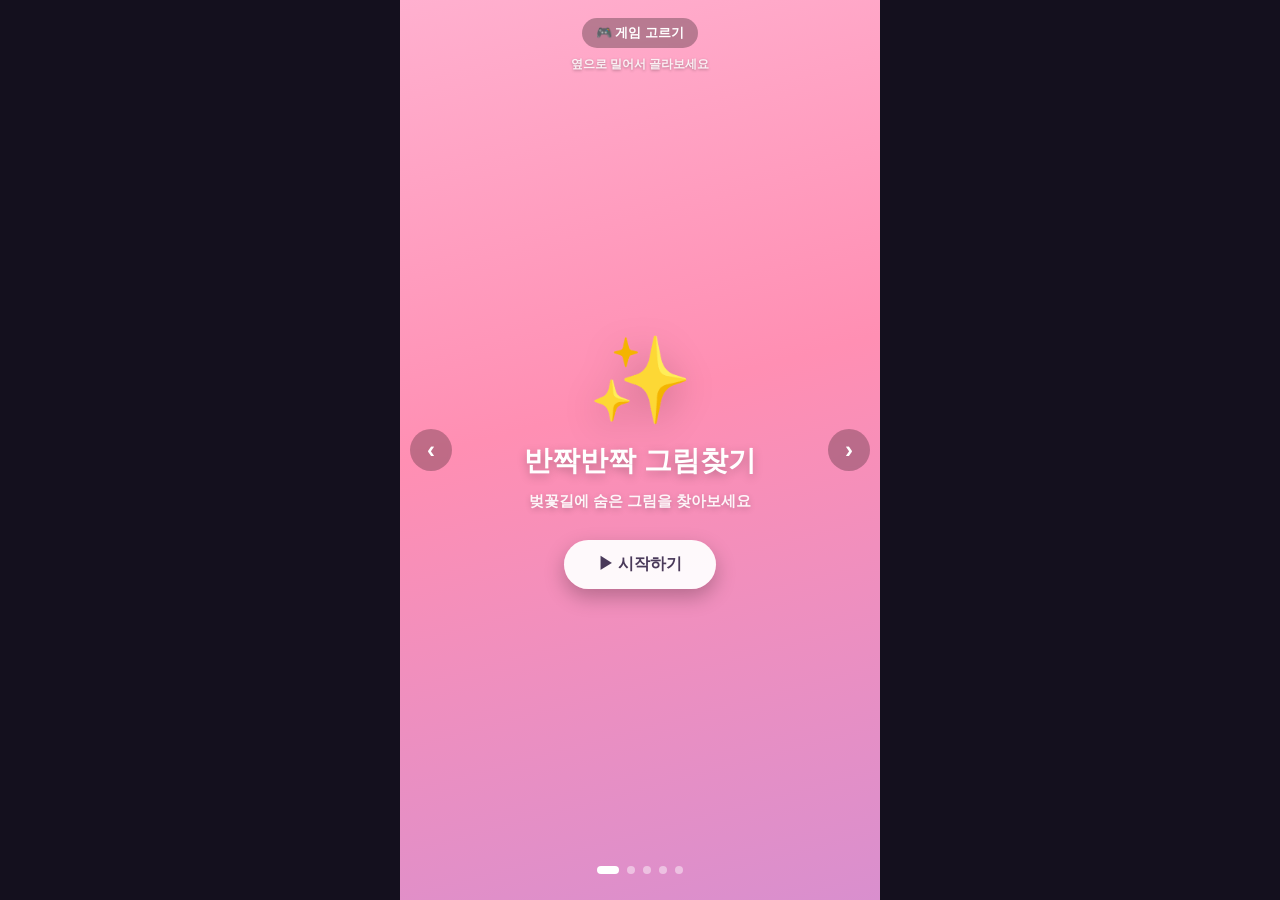
<file: index.html>
<!DOCTYPE html>
<html lang="ko">
<head>
<meta charset="UTF-8" />
<meta name="viewport" content="width=device-width, initial-scale=1.0, maximum-scale=1.0, user-scalable=no, viewport-fit=cover" />
<title>게임 모음</title>
<link rel="icon" type="image/svg+xml" href="favicon.svg" />
<link rel="apple-touch-icon" href="apple-touch-icon.png" />
<link rel="stylesheet" href="style.css" />
</head>
<body>
  <div id="app">
    <div class="hub-header">
      <span class="hub-badge">🎮 게임 고르기</span>
      <p class="hub-hint">옆으로 밀어서 골라보세요</p>
    </div>

    <div id="carousel" class="carousel">
      <div id="track" class="track"></div>

      <button id="arrow-left" class="nav-arrow nav-arrow-left" aria-label="이전 게임">‹</button>
      <button id="arrow-right" class="nav-arrow nav-arrow-right" aria-label="다음 게임">›</button>

      <div id="dots" class="dots"></div>
    </div>
  </div>
  <script src="script.js"></script>
</body>
</html>
</file>
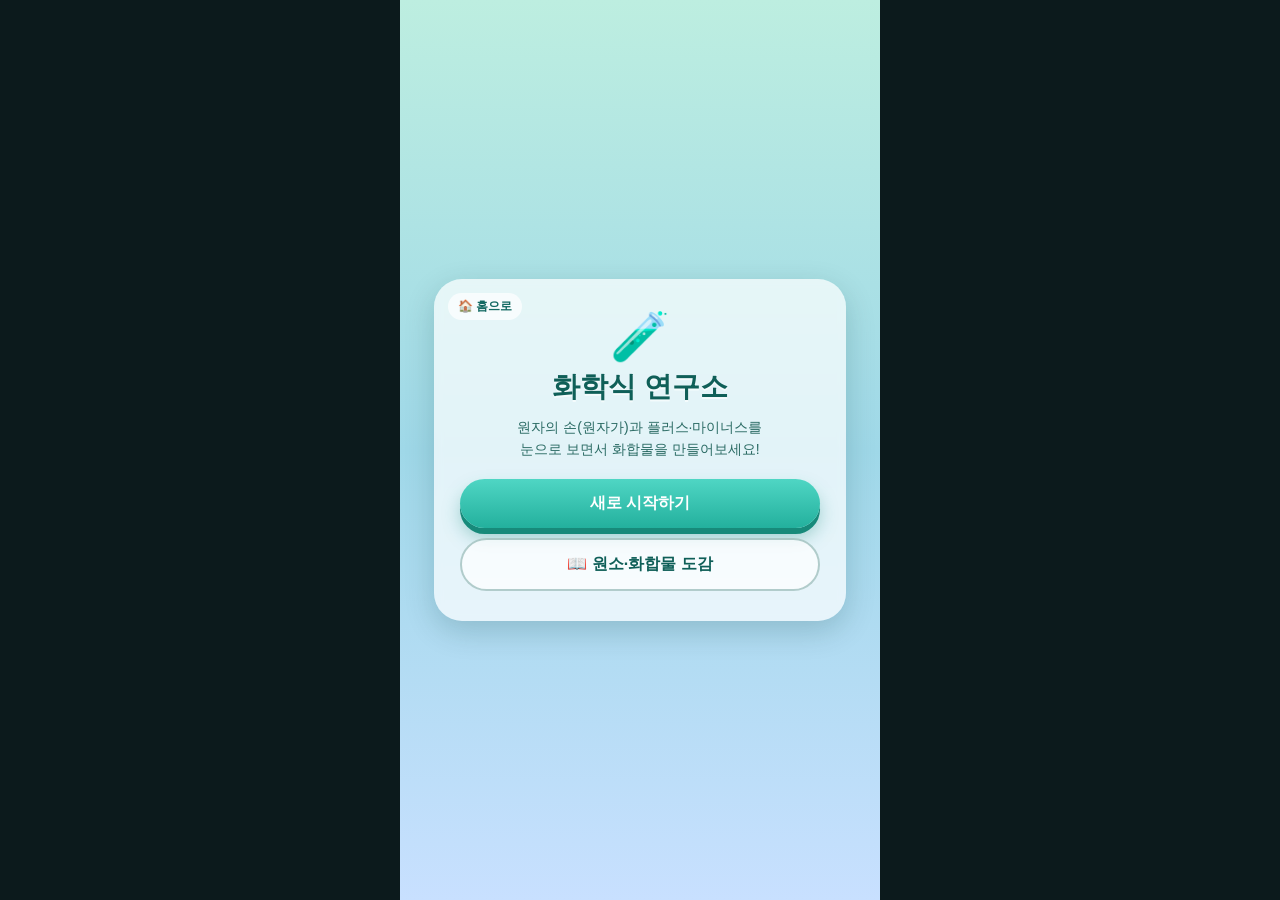
<file: chemical-lab/index.html>
<!DOCTYPE html>
<html lang="ko">
<head>
<meta charset="UTF-8" />
<meta name="viewport" content="width=device-width, initial-scale=1.0, maximum-scale=1.0, user-scalable=no, viewport-fit=cover" />
<title>화학식 연구소</title>
<link rel="icon" href="data:image/svg+xml,<svg xmlns=%22http://www.w3.org/2000/svg%22 viewBox=%220 0 100 100%22><text y=%22.9em%22 font-size=%2290%22>🧪</text></svg>" />
<link rel="stylesheet" href="style.css" />
</head>
<body>
  <svg width="0" height="0" style="position:absolute" aria-hidden="true">
    <defs>
      <radialGradient id="atom-shine" cx="32%" cy="26%" r="72%">
        <stop offset="0%" stop-color="#ffffff" stop-opacity="0.95"/>
        <stop offset="45%" stop-color="#ffffff" stop-opacity="0.22"/>
        <stop offset="100%" stop-color="#ffffff" stop-opacity="0"/>
      </radialGradient>
    </defs>
  </svg>
  <div id="app">

    <!-- 시작 화면 -->
    <section id="screen-start" class="screen active">
      <div class="card">
        <a href="../index.html" class="home-link">🏠 홈으로</a>
        <div class="title-emoji">🧪</div>
        <h1>화학식 연구소</h1>
        <p class="subtitle">원자의 손(원자가)과 플러스·마이너스를<br/>눈으로 보면서 화합물을 만들어보세요!</p>

        <div class="save-info" id="save-info" style="display:none">
          <p id="save-desc">이어서 할 수 있어요</p>
        </div>

        <button id="btn-continue" class="btn btn-primary" style="display:none">이어서 하기</button>
        <button id="btn-start" class="btn btn-primary">새로 시작하기</button>
        <button id="btn-dex-preview" class="btn btn-secondary">📖 원소·화합물 도감</button>
      </div>
    </section>

    <!-- 새로 시작 확인 -->
    <section id="screen-confirm-reset" class="screen overlay-screen">
      <div class="card">
        <div class="title-emoji">⚠️</div>
        <h2>정말 새로 시작할까요?</h2>
        <p class="subtitle">지금까지 발견한 원소와 화합물 기록이<br/>모두 사라져요.</p>
        <div class="result-buttons">
          <button id="btn-confirm-reset" class="btn btn-primary">새로 시작하기</button>
          <button id="btn-cancel-reset" class="btn btn-secondary">취소</button>
        </div>
      </div>
    </section>

    <!-- 게임 화면 -->
    <section id="screen-game" class="screen">
      <header class="hud">
        <div class="hud-row">
          <button id="btn-game-home" class="icon-btn">🏠</button>
          <div class="stage-title">화학식 연구소</div>
          <button id="btn-open-dex" class="icon-btn">📖</button>
        </div>
        <div class="badge-strip" id="badge-strip"></div>
        <div class="next-target-strip" id="next-target-strip"></div>
      </header>

      <div class="lab-wrap">
        <div class="workbench">
          <div class="wb-slot" id="wb-slot-a" data-slot="a"><span class="wb-empty">+</span></div>
          <div class="wb-plus">+</div>
          <div class="wb-slot" id="wb-slot-b" data-slot="b"><span class="wb-empty">+</span></div>
          <div class="combine-flash" id="combine-flash"></div>
        </div>
        <button id="btn-combine" class="btn-combine" disabled>⚗️ 합성하기</button>

        <div class="shelf-strip">
          <div class="shelf-label">🧫 내 연구실 · <span id="shelf-count">0</span> / <span id="shelf-total">30</span></div>
          <div class="shelf-bottles" id="shelf-bottles"></div>
        </div>

        <div class="inventory-label">보유 물질 (탭해서 실험대에 올려보세요)</div>
        <div id="inventory-grid" class="dex-grid inventory-grid"></div>
      </div>

      <div id="status-toast" class="status-toast"></div>
    </section>

    <!-- 전체 발견 축하 -->
    <section id="screen-complete" class="screen overlay-screen">
      <div class="card">
        <div class="title-emoji">🏆</div>
        <h2>모든 화합물을 발견했어요!</h2>
        <p>훌륭한 화학자가 되었어요!<br/>이제부터는 자유롭게 실험하며 복습해보세요.</p>
        <div class="result-buttons">
          <button id="btn-complete-continue" class="btn btn-primary">계속 플레이</button>
          <button id="btn-complete-dex" class="btn btn-secondary">📖 도감 보기</button>
        </div>
      </div>
    </section>

    <!-- 도감 -->
    <section id="screen-dex" class="screen">
      <header class="hud">
        <div class="hud-row">
          <button id="btn-dex-back" class="icon-btn">← 뒤로</button>
          <div class="stage-title">원소·화합물 도감</div>
          <div style="width:40px"></div>
        </div>
        <div class="dex-tabs">
          <button class="dex-tab active" data-tab="element">원소</button>
          <button class="dex-tab" data-tab="compound">화합물</button>
          <button class="dex-tab" data-tab="history">기록</button>
        </div>
      </header>
      <div class="dex-wrap">
        <div id="dex-grid" class="dex-grid"></div>
        <div id="dex-table-wrap" class="dex-table-wrap" style="display:none">
          <table class="dex-table" id="dex-table">
            <thead>
              <tr>
                <th data-sort="display">화학식 ↕</th>
                <th data-sort="name">이름 ↕</th>
                <th data-sort="state">상태 ↕</th>
              </tr>
            </thead>
            <tbody id="dex-table-body"></tbody>
          </table>
        </div>
      </div>
    </section>

    <!-- 상세 정보 / 발견 모달 -->
    <div id="detail-modal" class="modal-overlay">
      <div class="modal-card">
        <div id="detail-new-badge" class="new-badge" style="display:none">✨ 새로운 발견!</div>
        <button id="btn-detail-close" class="modal-close">✕</button>
        <div id="detail-diagram" class="detail-diagram"></div>
        <h2 id="detail-name">수소</h2>
        <div id="detail-recipe" class="detail-recipe" style="display:none"></div>

        <div class="detail-section">
          <div class="detail-section-title">💡 무엇인가요?</div>
          <p id="detail-desc" class="detail-desc"></p>
        </div>

        <div class="detail-section" id="detail-uses-section">
          <div class="detail-section-title">🔧 어떻게 쓰일까요?</div>
          <p id="detail-uses" class="detail-desc"></p>
        </div>

        <div class="detail-section">
          <div class="detail-section-title">🌡️ 어떤 성질이 있을까요?</div>
          <div id="detail-thermal" class="detail-thermal" style="display:none"></div>
          <div id="detail-hazards" class="detail-hazards" style="display:none"></div>
          <div id="detail-facts" class="detail-facts"></div>
        </div>

        <button id="btn-detail-confirm" class="btn btn-primary" style="display:none">확인했어요! 👍</button>
      </div>
    </div>

  </div>
  <script src="script.js"></script>
</body>
</html>
</file>
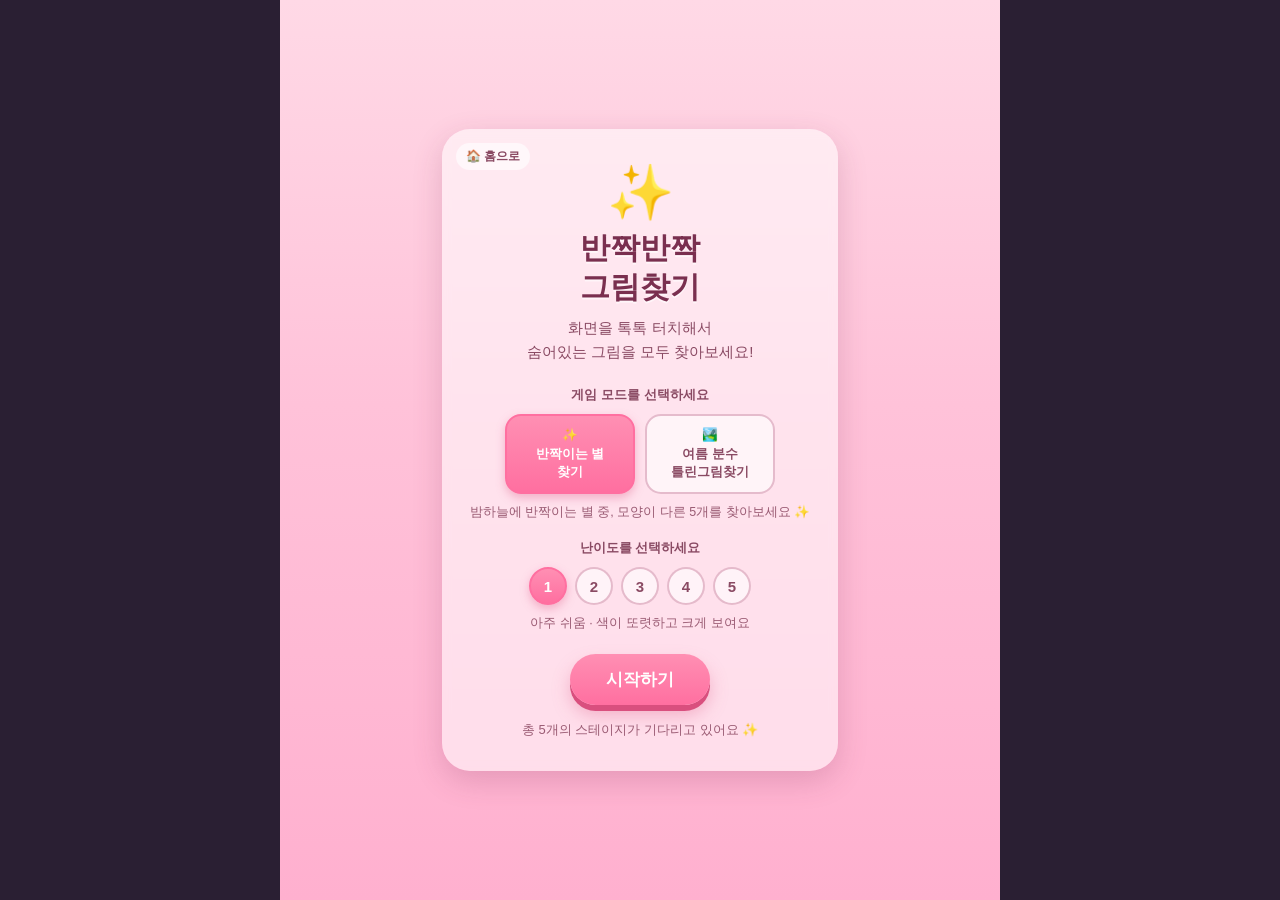
<file: hidden-picture/index.html>
<!DOCTYPE html>
<html lang="ko">
<head>
<meta charset="UTF-8" />
<meta name="viewport" content="width=device-width, initial-scale=1.0, maximum-scale=1.0, user-scalable=no, viewport-fit=cover" />
<title>반짝반짝 그림찾기</title>
<link rel="icon" href="data:image/svg+xml,<svg xmlns=%22http://www.w3.org/2000/svg%22 viewBox=%220 0 100 100%22><text y=%22.9em%22 font-size=%2290%22>✨</text></svg>" />
<link rel="stylesheet" href="style.css" />
</head>
<body>
  <div id="app">

    <!-- 시작 화면 -->
    <section id="screen-start" class="screen active">
      <div class="start-card">
        <a href="../index.html" class="home-link">🏠 홈으로</a>
        <div class="start-emoji">✨</div>
        <h1>반짝반짝<br/>그림찾기</h1>
        <p class="subtitle">화면을 톡톡 터치해서<br/>숨어있는 그림을 모두 찾아보세요!</p>

        <div class="mode-picker">
          <p class="mode-label">게임 모드를 선택하세요</p>
          <div class="mode-buttons" id="mode-buttons">
            <button class="mode-btn" data-mode="chameleon">✨<br/>반짝이는 별<br/>찾기</button>
            <button class="mode-btn" data-mode="diff">🏞️<br/>여름 분수<br/>틀린그림찾기</button>
          </div>
          <p class="mode-desc" id="mode-desc">밤하늘에 반짝이는 별 중, 모양이 다른 5개를 찾아보세요 ✨</p>
        </div>

        <div class="difficulty-picker">
          <p class="difficulty-label">난이도를 선택하세요</p>
          <div class="difficulty-buttons" id="difficulty-buttons">
            <button class="diff-btn" data-diff="1">1</button>
            <button class="diff-btn" data-diff="2">2</button>
            <button class="diff-btn" data-diff="3">3</button>
            <button class="diff-btn" data-diff="4">4</button>
            <button class="diff-btn" data-diff="5">5</button>
          </div>
          <p class="difficulty-desc" id="difficulty-desc">아주 쉬움 · 크고 또렷하게 보여요</p>
        </div>

        <button id="btn-start" class="btn btn-primary">시작하기</button>
        <p class="hint-text">총 5개의 스테이지가 기다리고 있어요 ✨</p>
      </div>
      <div class="petals-deco" aria-hidden="true"></div>
    </section>

    <!-- 게임 화면 -->
    <section id="screen-game" class="screen">
      <header class="hud">
        <div class="hud-row">
          <div class="progress-dots" id="progress-dots"></div>
          <button id="btn-hint" class="btn btn-hint">💡 힌트 <span id="hint-count">5</span></button>
        </div>
        <div class="hud-row">
          <h2 id="level-title"><span id="diff-badge" class="diff-badge">Lv.1</span><span id="level-title-text">1판</span></h2>
          <div id="found-counter" class="found-counter">0 / 3</div>
        </div>
      </header>

      <div id="stage-wrap">
        <svg id="scene" viewBox="0 0 540 960" preserveAspectRatio="xMidYMid meet"></svg>
        <div id="diff-stage" style="display:none">
          <svg id="sceneA" class="diff-svg" viewBox="0 0 540 520" preserveAspectRatio="xMidYMid meet"></svg>
          <div class="diff-divider"></div>
          <svg id="sceneB" class="diff-svg" viewBox="0 0 540 520" preserveAspectRatio="xMidYMid meet"></svg>
        </div>
        <div id="petal-layer"></div>
        <div id="toast" class="toast"></div>
      </div>
    </section>

    <!-- 레벨 클리어 -->
    <section id="screen-levelclear" class="screen overlay-screen">
      <div class="clear-card">
        <div class="clear-emoji">🎉</div>
        <h2 id="levelclear-title">1판 클리어!</h2>
        <p id="levelclear-time">걸린 시간: 12초</p>
        <button id="btn-next" class="btn btn-primary">다음 판으로</button>
      </div>
    </section>

    <!-- 게임 완료 -->
    <section id="screen-complete" class="screen overlay-screen">
      <div class="clear-card">
        <div class="clear-emoji">✨🏆✨</div>
        <h2>모든 판 클리어!</h2>
        <p>5개의 판을 모두 클리어했어요!</p>
        <p id="complete-time" class="complete-time">총 걸린 시간: 00:00</p>
        <button id="btn-restart" class="btn btn-primary">다시 처음부터</button>
      </div>
    </section>

  </div>
  <script src="script.js"></script>
</body>
</html>
</file>
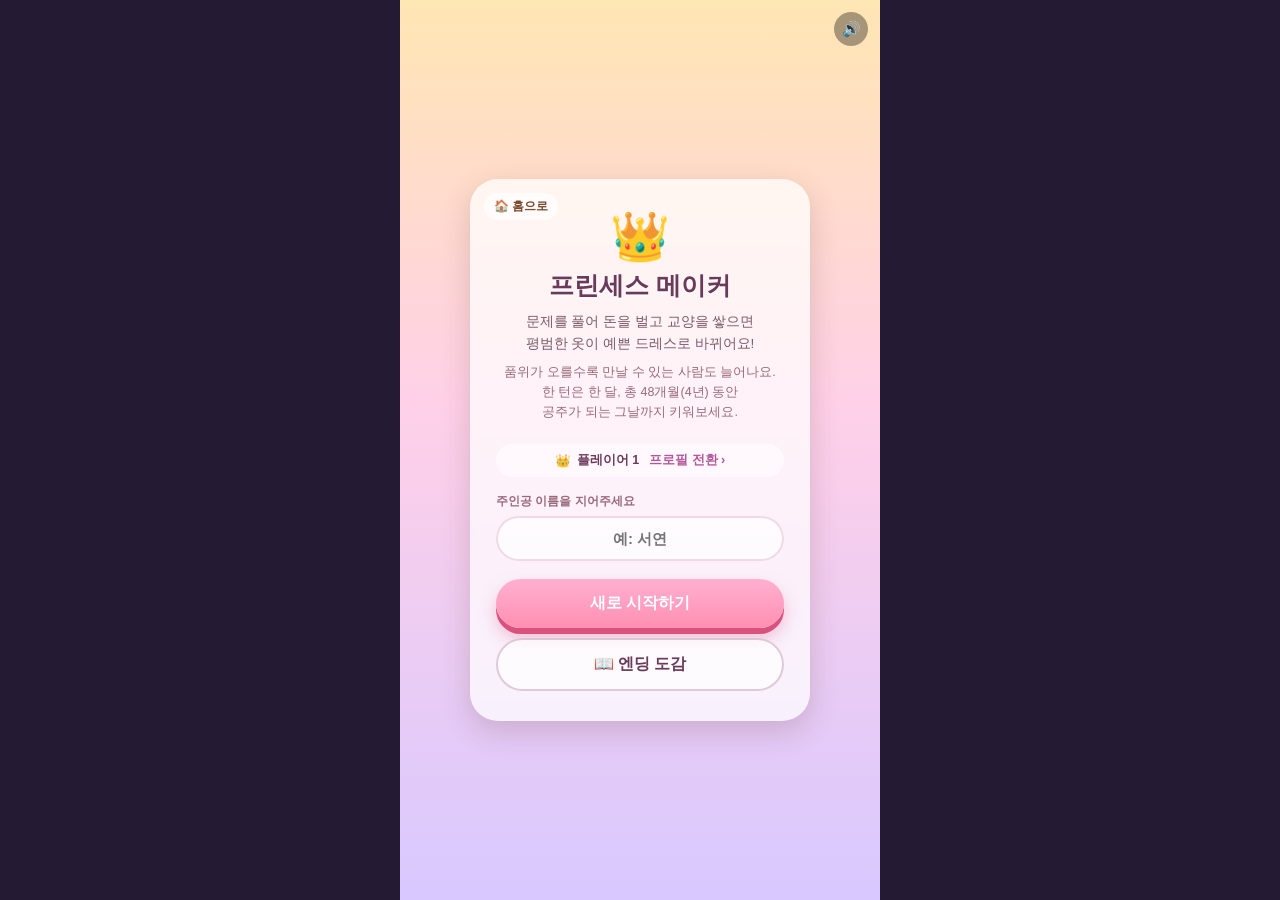
<file: math-princess/index.html>
<!DOCTYPE html>
<html lang="ko">
<head>
<meta charset="UTF-8" />
<meta name="viewport" content="width=device-width, initial-scale=1.0, maximum-scale=1.0, user-scalable=no, viewport-fit=cover" />
<title>프린세스 메이커</title>
<link rel="icon" href="data:image/svg+xml,<svg xmlns=%22http://www.w3.org/2000/svg%22 viewBox=%220 0 100 100%22><text y=%22.9em%22 font-size=%2290%22>👑</text></svg>" />
<!-- CSS/JS 파일마다 ?v=YYYYMMDD 캐시 버스팅 쿼리를 붙여둔다. 빌드 과정이
     없어 브라우저(특히 모바일 Safari)가 오래 캐시해두면 배포해도 옛날
     코드가 계속 보이는 문제가 있었다(예: 새 구매 버튼이 안 뜨는 것처럼
     보임). 게임 코드를 바꿀 때마다 이 페이지와 admin.html의 모든
     ?v= 값을 같은 새 날짜로 함께 올려주면 된다. -->
<link rel="stylesheet" href="style.css?v=20260804" />
</head>
<body>
  <div id="app">
    <div id="level-toast" class="level-toast"></div>
    <audio id="bgm-player" loop preload="auto"></audio>
    <button id="btn-mute-toggle" class="btn-mute-toggle" aria-label="배경음악 켜기/끄기">🔊</button>

    <!-- 시작 화면 -->
    <section id="screen-start" class="screen active">
      <div class="card">
        <a href="../index.html" class="home-link">🏠 홈으로</a>
        <div class="title-emoji">👑</div>
        <h1>프린세스 메이커</h1>
        <p class="subtitle">문제를 풀어 돈을 벌고 교양을 쌓으면<br/>평범한 옷이 예쁜 드레스로 바뀌어요!</p>
        <p class="subtitle-sub">품위가 오를수록 만날 수 있는 사람도 늘어나요.<br/>한 턴은 한 달, 총 <span id="total-turns-label">48</span>개월(<span id="total-years-label">4</span>년) 동안<br/>공주가 되는 그날까지 키워보세요.</p>

        <button id="btn-profile-bar" class="profile-bar" style="display:none">
          <span id="profile-bar-avatar">👑</span>
          <span id="profile-bar-name">플레이어 1</span>
          <span class="profile-bar-manage">프로필 전환 ›</span>
        </button>

        <div class="name-input-wrap">
          <label for="character-name-input" class="name-input-label">주인공 이름을 지어주세요</label>
          <input type="text" id="character-name-input" class="name-input" placeholder="예: 서연" maxlength="10" autocomplete="off" />
        </div>

        <div class="start-buttons">
          <button id="btn-new-game" class="btn btn-primary">새로 시작하기</button>
          <button id="btn-continue" class="btn btn-secondary" style="display:none">이어하기</button>
          <button id="btn-open-ending-gallery" class="btn btn-secondary">📖 엔딩 도감</button>
        </div>
      </div>
    </section>

    <!-- 프로필(계정) 선택 화면: 이 기기를 여러 사람이 나눠 쓸 때 "누가 할까요?"를
         고른다. 저장은 서버가 아니라 이 기기의 브라우저 안에서 프로필별로 나뉜다. -->
    <section id="screen-profiles" class="screen">
      <div class="card">
        <div class="title-emoji">👤</div>
        <h2>누가 할까요?</h2>
        <p class="subtitle">프로필을 고르거나 새로 만들어주세요</p>
        <div id="profile-list" class="profile-list"></div>
        <div class="start-buttons">
          <button id="btn-profile-add" class="btn btn-secondary">➕ 새 프로필 만들기</button>
          <button id="btn-profile-back" class="btn btn-secondary" style="display:none">‹ 뒤로</button>
        </div>
      </div>
    </section>

    <!-- 새 프로필 만들기 -->
    <section id="screen-profile-new" class="screen overlay-screen">
      <div class="card">
        <div class="title-emoji">➕</div>
        <h2>새 프로필 만들기</h2>
        <div class="name-input-wrap">
          <label for="profile-name-input" class="name-input-label">이름을 지어주세요</label>
          <input type="text" id="profile-name-input" class="name-input" placeholder="예: 서연" maxlength="10" autocomplete="off" />
        </div>
        <div class="name-input-wrap">
          <label for="profile-pin-input" class="name-input-label">PIN (선택, 4자리 숫자 · 비워둬도 돼요)</label>
          <input type="tel" id="profile-pin-input" class="name-input" placeholder="0000" maxlength="4" inputmode="numeric" pattern="[0-9]*" autocomplete="off" />
        </div>
        <p id="profile-new-error" class="field-error"></p>
        <div class="result-buttons">
          <button id="btn-profile-new-confirm" class="btn btn-primary">만들기</button>
          <button id="btn-profile-new-cancel" class="btn btn-secondary">취소</button>
        </div>
      </div>
    </section>

    <!-- PIN 입력: 고른 프로필에 PIN이 설정되어 있을 때만 거친다 -->
    <section id="screen-profile-pin" class="screen overlay-screen">
      <div class="card">
        <div class="title-emoji">🔒</div>
        <h2 id="profile-pin-title">PIN을 입력하세요</h2>
        <input type="tel" id="profile-pin-verify-input" class="name-input" maxlength="4" inputmode="numeric" pattern="[0-9]*" autocomplete="off" />
        <p id="profile-pin-error" class="field-error"></p>
        <div class="result-buttons">
          <button id="btn-profile-pin-confirm" class="btn btn-primary">확인</button>
          <button id="btn-profile-pin-cancel" class="btn btn-secondary">뒤로</button>
        </div>
      </div>
    </section>

    <!-- 새로 시작 전 확인: 진행 중인 저장 데이터가 있으면 정말 지우고 새로 시작할지 물어본다 -->
    <section id="screen-confirm-new-game" class="screen overlay-screen">
      <div class="card">
        <div class="title-emoji">⚠️</div>
        <h2>정말 새로 시작할까요?</h2>
        <p>진행 중인 게임이 있어요. 새로 시작하면 지금까지의 진행 상황이 사라지고 되돌릴 수 없어요.</p>
        <div class="result-buttons">
          <button id="btn-confirm-new-game" class="btn btn-primary">네, 새로 시작할게요</button>
          <button id="btn-cancel-new-game" class="btn btn-secondary">아니요, 이어할래요</button>
        </div>
      </div>
    </section>

    <!-- 학습 난이도 모드 선택: 새 게임을 시작할 때 한 번 고르면, 그 판이 끝날
         때까지 이 학년 범위 안에서만 문제가 나온다(공부/알바/경시대회/학교
         수업 전부 적용). 신분이 올라가거나 지능이 높아져도 이 범위를 넘는
         문제는 나오지 않는다. -->
    <section id="screen-curriculum-mode" class="screen">
      <div class="card">
        <div class="title-emoji">🎓</div>
        <h2>학습 난이도를 골라주세요</h2>
        <p class="subtitle">고른 범위 안에서만 문제가 나와요. 이 판을 하는 동안은 바뀌지 않으니 신중하게 골라주세요.</p>
        <div class="profile-list" id="curriculum-mode-list">
          <button class="level-card" data-mode="elementary">
            <span class="level-badge-num">🎒</span>
            <span class="level-info">
              <span class="level-title">초등학교</span>
              <span class="level-desc">초등학교 교과 범위까지만 문제가 나와요</span>
            </span>
            <span class="level-lock-icon">›</span>
          </button>
          <button class="level-card" data-mode="middle">
            <span class="level-badge-num">📘</span>
            <span class="level-info">
              <span class="level-title">중학교</span>
              <span class="level-desc">초등학교~중학교 교과 범위까지 문제가 나와요</span>
            </span>
            <span class="level-lock-icon">›</span>
          </button>
          <button class="level-card" data-mode="all">
            <span class="level-badge-num">🎓</span>
            <span class="level-info">
              <span class="level-title">전체 (추천)</span>
              <span class="level-desc">고등학교까지 모든 범위에서 문제가 나와요</span>
            </span>
            <span class="level-lock-icon">›</span>
          </button>
        </div>
        <button id="btn-curriculum-mode-back" class="btn btn-secondary">‹ 뒤로</button>
      </div>
    </section>

    <!-- 엔딩 도감 화면: 지금까지 본 엔딩과 아직 못 본 엔딩을 모아 보여준다(여러 판에 걸쳐 누적) -->
    <section id="screen-ending-gallery" class="screen">
      <header class="hud">
        <div class="hud-row">
          <button id="btn-ending-gallery-back" class="btn-back">‹ 뒤로</button>
          <div class="turn-label">엔딩 도감</div>
        </div>
      </header>
      <div id="ending-gallery-summary" class="ending-gallery-summary"></div>
      <div id="ending-gallery-list" class="ending-gallery-list"></div>
    </section>

    <!-- 메인 허브 화면 -->
    <section id="screen-main" class="screen">
      <header class="hud">
        <div class="hud-row">
          <div id="turn-label" class="turn-label">1년차 1월 · 턴 1/24</div>
          <div id="gold-label" class="gold-label">💰 0G</div>
        </div>
      </header>

      <div class="character-wrap">
        <div class="portrait-frame portrait-frame-main">
          <svg class="portrait-exp-ring" viewBox="0 0 100 100" aria-hidden="true">
            <circle class="portrait-exp-ring-track" cx="50" cy="50" r="46"></circle>
            <circle id="portrait-exp-ring-fill" class="portrait-exp-ring-fill" cx="50" cy="50" r="46"></circle>
          </svg>
          <div class="portrait-frame-ring"></div>
          <div id="character-portrait" class="character-portrait"></div>
        </div>
        <div id="character-name" class="character-name">우리 딸</div>
        <div id="noble-title-badge" class="noble-title-badge" style="display:none">👑</div>
        <div id="outfit-badge" class="outfit-badge">👕 평범한 옷</div>
        <div id="pet-badge" class="outfit-badge pet-badge" style="display:none">🐶 강아지</div>
        <div id="portrait-progress-label" class="portrait-progress-label">평민 → 공주 0%</div>
      </div>

      <div id="main-stat-panel" class="stat-panel main-stat-panel"></div>

      <div id="schedule-banner" class="schedule-banner" style="display:none">
        <span id="schedule-banner-text">-</span>
      </div>

      <div class="main-menu-grid" id="main-menu-grid">
        <button class="main-menu-btn" data-menu="schedule">
          <span class="main-menu-emoji">🗓️</span>
          <span class="main-menu-name">스케줄</span>
        </button>
        <button class="main-menu-btn" data-menu="execute">
          <span class="main-menu-emoji">▶️</span>
          <span class="main-menu-name">실행</span>
        </button>
        <button class="main-menu-btn" data-menu="shop">
          <span class="main-menu-emoji">🛍️</span>
          <span class="main-menu-name">쇼핑</span>
        </button>
        <button class="main-menu-btn" data-menu="wardrobe">
          <span class="main-menu-emoji">👗</span>
          <span class="main-menu-name">옷갈아입기</span>
        </button>
        <button class="main-menu-btn" data-menu="talk">
          <span class="main-menu-emoji">💬</span>
          <span class="main-menu-name">대화</span>
        </button>
        <button class="main-menu-btn" data-menu="status">
          <span class="main-menu-emoji">📋</span>
          <span class="main-menu-name">상태</span>
        </button>
      </div>
    </section>

    <!-- 이번 달 계획표 화면 -->
    <section id="screen-schedule" class="screen">
      <header class="hud">
        <div class="hud-row">
          <button id="btn-schedule-back" class="btn-back">‹ 뒤로</button>
          <div class="turn-label">이번 달 생활 계획표</div>
        </div>
      </header>
      <div class="week-plan-scroll">
        <div class="level-list" id="week-plan-list"></div>
        <div class="week-plan-preview-wrap">
          <div class="week-plan-preview-title">📈 남은 주 예상 변화 <span class="week-plan-preview-sub">(정답률 75% 가정, 대략적인 예상치)</span></div>
          <div id="week-plan-preview" class="stat-panel week-plan-preview"></div>
        </div>
      </div>
    </section>

    <!-- 주간 활동 선택 화면 -->
    <section id="screen-week-pick" class="screen">
      <header class="hud">
        <div class="hud-row">
          <button id="btn-week-pick-back" class="btn-back">‹ 뒤로</button>
          <div class="turn-label" id="week-pick-title">몇 주차에 할 일을 골라주세요</div>
        </div>
      </header>
      <div class="level-list" id="week-pick-list">
        <button class="level-card" data-activity="study">
          <span class="level-badge-num">📖</span>
          <span class="level-info">
            <span class="level-title">공부</span>
            <span class="level-desc">문제를 풀고 골드와 지능을 얻어요</span>
          </span>
          <span class="level-lock-icon">›</span>
        </button>
        <button class="level-card" data-activity="job">
          <span class="level-badge-num">💼</span>
          <span class="level-info">
            <span class="level-title">알바</span>
            <span class="level-desc">쉬운 문제를 풀고 골드를 벌어요</span>
          </span>
          <span class="level-lock-icon">›</span>
        </button>
        <button class="level-card" data-activity="school">
          <span class="level-badge-num">🏫</span>
          <span class="level-info">
            <span class="level-title">학교 수업</span>
            <span class="level-desc">수학·과학·음악·국어·미술·사회를 배워요(문제 수는 직접 선택). 평민은 선생님, 귀족은 왕궁 학자가 가르쳐주고, 신분에 따라 초등·중학교·고등학교 수준으로 배워요</span>
          </span>
          <span class="level-lock-icon">›</span>
        </button>
        <button class="level-card" data-activity="exercise">
          <span class="level-badge-num">🏃</span>
          <span class="level-info">
            <span class="level-title">운동</span>
            <span class="level-desc">체력과 집중력이 올라요</span>
          </span>
          <span class="level-lock-icon">›</span>
        </button>
        <button class="level-card" data-activity="rest">
          <span class="level-badge-num">🛌</span>
          <span class="level-info">
            <span class="level-title">휴식</span>
            <span class="level-desc">스트레스가 줄고 체력을 회복해요</span>
          </span>
          <span class="level-lock-icon">›</span>
        </button>
        <button class="level-card" data-activity="laundry">
          <span class="level-badge-num">🧺</span>
          <span class="level-info">
            <span class="level-title">빨래하기</span>
            <span class="level-desc">문제를 풀며 빨래를 해요. 하녀를 고용하면 자동화돼요</span>
          </span>
          <span class="level-lock-icon">›</span>
        </button>
        <button class="level-card" data-activity="garden">
          <span class="level-badge-num">🌾</span>
          <span class="level-info">
            <span class="level-title">텃밭 가꾸기</span>
            <span class="level-desc">문제를 풀며 텃밭을 가꿔 골드를 벌어요. 정원사를 고용하면 자동화돼요</span>
          </span>
          <span class="level-lock-icon">›</span>
        </button>
        <button class="level-card" data-activity="friend">
          <span class="level-badge-num">🎡</span>
          <span class="level-info">
            <span class="level-title">친구 만나기</span>
            <span class="level-desc">인물을 골라 만나며 호감도를 쌓아요</span>
          </span>
          <span class="level-lock-icon">›</span>
        </button>
        <button class="level-card" data-activity="banquet">
          <span class="level-badge-num">💃</span>
          <span class="level-info">
            <span class="level-title">연회 참석</span>
            <span class="level-desc">다과회부터 고급 사교 모임까지, 등급을 골라 참석해요. 왕자님은 고급 사교 모임(영어 인증 필요)에서만 만날 수 있어요</span>
          </span>
          <span class="level-lock-icon">›</span>
        </button>
        <button class="level-card" data-activity="competition">
          <span class="level-badge-num">🏆</span>
          <span class="level-info">
            <span class="level-title">왕국 수학경시대회</span>
            <span class="level-desc">덧셈뺄셈부터 시작해 점점 어려워지는 문제에 도전해요(문제 수는 직접 선택). 어려워질수록 상금도 커져요</span>
          </span>
          <span class="level-lock-icon">›</span>
        </button>
        <button class="level-card" data-activity="creativity">
          <span class="level-badge-num">🎨</span>
          <span class="level-info">
            <span class="level-title">창의력 올림피아드</span>
            <span class="level-desc">패턴 찾기, 유추, 공간지각, 창의적 사고 퀴즈에 도전해요(문제 수는 직접 선택). 창의력이 올라요</span>
          </span>
          <span class="level-lock-icon">›</span>
        </button>
        <button class="level-card" data-activity="faith">
          <span class="level-badge-num">🙏</span>
          <span class="level-info">
            <span class="level-title">기도와 선행</span>
            <span class="level-desc">쉬운 성경 퀴즈를 풀고, 어른을 공경하고 친구를 배려하는 마음을 되새겨요. 행운이 올라요</span>
          </span>
          <span class="level-lock-icon">›</span>
        </button>
      </div>
    </section>

    <!-- 문제 수 선택 화면(공부/알바/경시대회) -->
    <section id="screen-question-count-pick" class="screen overlay-screen">
      <div class="card">
        <div id="count-pick-title" class="subtitle">문제 수를 골라주세요</div>
        <div class="count-pick-value" id="count-pick-value">4문제</div>
        <input type="range" id="count-pick-slider" class="count-pick-slider" min="3" max="15" step="1" value="4">
        <div class="count-pick-hint">문제 수가 많을수록 문제당 보상이 커져요(대신 체력·스트레스도 그만큼 더 들어요)</div>
        <div class="count-pick-multiplier" id="count-pick-multiplier">기본 보상</div>
        <div class="count-pick-actions">
          <button id="btn-count-pick-back" class="btn btn-secondary">‹ 뒤로</button>
          <button id="btn-count-pick-confirm" class="btn btn-primary">이 문제 수로 도전</button>
        </div>
      </div>
    </section>

    <!-- 연회 등급 선택 화면 -->
    <section id="screen-banquet-tier-pick" class="screen">
      <header class="hud">
        <div class="hud-row">
          <button id="btn-banquet-tier-pick-back" class="btn-back">‹ 뒤로</button>
          <div class="turn-label">어떤 모임에 참석할까요?</div>
        </div>
      </header>
      <div class="level-list" id="banquet-tier-pick-list"></div>
    </section>

    <!-- 상태 화면 -->
    <section id="screen-status" class="screen">
      <header class="hud">
        <div class="hud-row">
          <button id="btn-status-back" class="btn-back">‹ 뒤로</button>
          <div class="turn-label">상태</div>
        </div>
      </header>
      <div class="status-scroll">
        <div class="status-section">
          <div class="portrait-frame portrait-frame-small">
            <div class="portrait-frame-ring"></div>
            <div id="status-portrait" class="character-portrait"></div>
          </div>
          <div id="status-outfit-badge" class="outfit-badge">👕 평범한 옷</div>
          <div id="status-pet-badge" class="outfit-badge pet-badge" style="display:none"></div>
          <div id="status-career-badge" class="outfit-badge" style="display:none"></div>
        </div>
        <div class="status-section-title">능력치</div>
        <div id="status-stat-panel" class="stat-panel status-stat-panel"></div>
        <div id="status-grace-line" class="status-grace-line"></div>
        <div class="status-section-title">📜 기초 과목 인증</div>
        <div id="status-cert-list" class="status-cert-list"></div>
        <div class="status-section-title">인물 호감도</div>
        <div id="status-npc-list" class="status-npc-list"></div>
        <div class="status-section-title">보유 장비</div>
        <div id="status-item-list" class="status-item-list"></div>
        <div class="status-section-title">다가오는 이야기</div>
        <div id="status-upcoming-list" class="status-upcoming-list"></div>
      </div>
    </section>

    <!-- 상점 화면 -->
    <section id="screen-shop" class="screen">
      <header class="hud">
        <div class="hud-row">
          <button id="btn-shop-back" class="btn-back">‹ 뒤로</button>
          <div class="turn-label">상점</div>
          <div id="shop-gold-label" class="gold-label">💰 0G</div>
        </div>
        <div class="hud-row shop-tabs">
          <button class="shop-tab-btn active" data-tab="items">🛠️ 장비</button>
          <button class="shop-tab-btn" data-tab="wardrobe">👗 옷장</button>
          <button class="shop-tab-btn" data-tab="pet">🐾 펫</button>
          <button class="shop-tab-btn" data-tab="career">💼 직업</button>
        </div>
      </header>
      <div id="shop-list" class="level-list shop-tab-panel"></div>
      <div id="wardrobe-list" class="wardrobe-list shop-tab-panel" style="display:none"></div>
      <div id="pet-list" class="wardrobe-list shop-tab-panel" style="display:none"></div>
      <div id="career-list" class="level-list shop-tab-panel" style="display:none"></div>
    </section>

    <!-- 친구 만나기: 상대 선택 -->
    <section id="screen-npc-select" class="screen">
      <header class="hud">
        <div class="hud-row">
          <button id="btn-npc-back" class="btn-back">‹ 뒤로</button>
          <div class="turn-label">누구를 만날까요?</div>
        </div>
      </header>
      <div id="npc-list" class="level-list"></div>
    </section>

    <!-- 문제 풀이 화면 -->
    <section id="screen-quiz" class="screen">
      <header class="hud">
        <div class="hud-row">
          <div id="quiz-session-label" class="turn-label">공부 중</div>
          <div id="quiz-progress" class="quiz-progress">1 / 4</div>
        </div>
        <div class="hud-row">
          <div id="quiz-combo" class="quiz-combo">🔥 콤보 0</div>
          <div id="quiz-level-badge" class="diff-badge">Lv.1</div>
        </div>
      </header>

      <div class="quiz-wrap">
        <div id="quiz-concept" class="quiz-concept" style="display:none"></div>
        <div id="quiz-question" class="quiz-question">3 + 4 = ?</div>

        <button id="btn-quiz-hint" class="btn-hint">💡 도움 받기</button>
        <div id="quiz-hint" class="quiz-hint" style="display:none"></div>

        <div id="quiz-choices" class="quiz-choices"></div>

        <div id="quiz-input-wrap" class="quiz-input-wrap">
          <div class="quiz-input-row">
            <input id="quiz-input" class="quiz-input" type="text" inputmode="none" placeholder="답 입력 (분수 3/4)" autocomplete="off" readonly />
            <button id="btn-quiz-submit" class="btn btn-primary btn-submit">확인</button>
          </div>
          <div class="keypad" id="quiz-keypad">
            <button class="keypad-btn" data-key="1">1</button>
            <button class="keypad-btn" data-key="2">2</button>
            <button class="keypad-btn" data-key="3">3</button>
            <button class="keypad-btn" data-key="4">4</button>
            <button class="keypad-btn" data-key="5">5</button>
            <button class="keypad-btn" data-key="6">6</button>
            <button class="keypad-btn" data-key="7">7</button>
            <button class="keypad-btn" data-key="8">8</button>
            <button class="keypad-btn" data-key="9">9</button>
            <button class="keypad-btn" data-key="0">0</button>
            <button class="keypad-btn keypad-special" data-key="-">-</button>
            <button class="keypad-btn keypad-special" data-key="+">+</button>
            <button class="keypad-btn keypad-special" data-key=".">.</button>
            <button class="keypad-btn keypad-special" data-key="/">/</button>
            <button class="keypad-btn keypad-erase" data-key="erase">⌫</button>
          </div>
        </div>

        <div id="quiz-feedback" class="quiz-feedback"></div>
        <button id="btn-quiz-next" class="btn btn-primary btn-quiz-next" style="display:none">다음 →</button>
      </div>
    </section>

    <!-- 세션 요약 화면 -->
    <section id="screen-session-summary" class="screen overlay-screen">
      <div class="card">
        <div id="summary-emoji" class="title-emoji">✅</div>
        <h2 id="summary-title">공부를 마쳤어요!</h2>
        <p id="summary-desc">4문제 중 3개를 맞혔어요</p>
        <div class="result-stats">
          <div class="stat-box"><span class="stat-num" id="summary-gold">0</span><span class="stat-label">획득 골드</span></div>
          <div class="stat-box"><span class="stat-num" id="summary-combo">0</span><span class="stat-label">최고 콤보</span></div>
        </div>
        <button id="btn-summary-confirm" class="btn btn-primary">다음 달로</button>
      </div>
    </section>

    <!-- 랜덤 이벤트 -->
    <section id="screen-event" class="screen overlay-screen">
      <div class="card">
        <div id="event-emoji" class="title-emoji">🎉</div>
        <h2 id="event-title">이벤트</h2>
        <p id="event-desc">즐거운 일이 생겼어요!</p>
        <button id="btn-event-confirm" class="btn btn-primary">확인</button>
      </div>
    </section>

    <!-- 평민 → 귀족 신분 상승(작위 수여) -->
    <section id="screen-noble-promotion" class="screen overlay-screen noble-promotion-screen">
      <div class="card noble-promotion-card">
        <div class="title-emoji noble-promotion-emoji">👑📜</div>
        <h2>왕실에서 작위가 내려왔어요!</h2>
        <p class="subtitle">그동안 갈고닦은 실력이 왕실의 인정을 받아, 작위 수여 기준을 모두 충족했어요. 평민에서 귀족(남작)으로 신분이 오르게 되었답니다! 앞으로 능력치가 더 오르면 자작 → 백작 → 후작 → 공작 → 대공까지 자동으로 승격해요.</p>
        <div class="name-input-wrap">
          <label for="noble-title-input" class="name-input-label">받고 싶은 작위 이름을 지어주세요</label>
          <input type="text" id="noble-title-input" class="name-input" placeholder="예: 은빛 백작" maxlength="20" autocomplete="off" />
        </div>
        <div id="noble-title-error" class="noble-title-error"></div>
        <button id="btn-noble-title-confirm" class="btn btn-primary">작위 받기</button>
      </div>
    </section>

    <!-- 선택형 이야기 이벤트 -->
    <section id="screen-branching" class="screen overlay-screen">
      <div class="card">
        <div id="branching-emoji" class="title-emoji">📖</div>
        <p id="branching-prompt" class="subtitle">이야기 내용</p>
        <div id="branching-options" class="branching-options"></div>
      </div>
    </section>

    <!-- 엔딩 화면 -->
    <section id="screen-ending" class="screen overlay-screen">
      <div class="card">
        <div id="ending-emoji" class="title-emoji">🏅</div>
        <h2 id="ending-title">엔딩 타이틀</h2>
        <div id="ending-new-badge" class="ending-new-badge" style="display:none">🆕 새로운 엔딩을 발견했어요!</div>
        <p id="ending-desc">엔딩 설명</p>
        <p id="ending-npc-line" class="ending-npc-line"></p>
        <div class="portrait-frame portrait-frame-small">
          <div class="portrait-frame-ring"></div>
          <div id="ending-character-portrait" class="character-portrait"></div>
        </div>
        <div id="ending-outfit-badge" class="outfit-badge ending-outfit-badge">👕 평범한 옷</div>
        <div id="ending-stat-panel" class="stat-panel ending-stat-panel"></div>
        <div class="result-stats">
          <div class="stat-box"><span class="stat-num" id="ending-total-correct">0</span><span class="stat-label">푼 문제 수</span></div>
          <div class="stat-box"><span class="stat-num" id="ending-best-combo">0</span><span class="stat-label">최고 콤보</span></div>
          <div class="stat-box"><span class="stat-num" id="ending-gold">0</span><span class="stat-label">누적 골드</span></div>
          <div class="stat-box"><span class="stat-num" id="ending-items">0</span><span class="stat-label">보유 장비</span></div>
        </div>
        <div class="result-buttons">
          <button id="btn-ending-restart" class="btn btn-primary">다시 시작하기</button>
          <button id="btn-ending-home" class="btn btn-secondary">홈으로</button>
        </div>
      </div>
    </section>

  </div>
  <script src="problems.js?v=20260804"></script>
  <script src="subjects.js?v=20260804"></script>
  <script src="endings.js?v=20260804"></script>
  <script src="portrait.js?v=20260804"></script>
  <script src="scenarios.js?v=20260804"></script>
  <script src="question-engine.js?v=20260804"></script>
  <script src="reward-engine.js?v=20260804"></script>
  <script src="game-engine.js?v=20260804"></script>
  <script src="profiles.js?v=20260804"></script>
  <script src="script.js?v=20260804"></script>
</body>
</html>
</file>
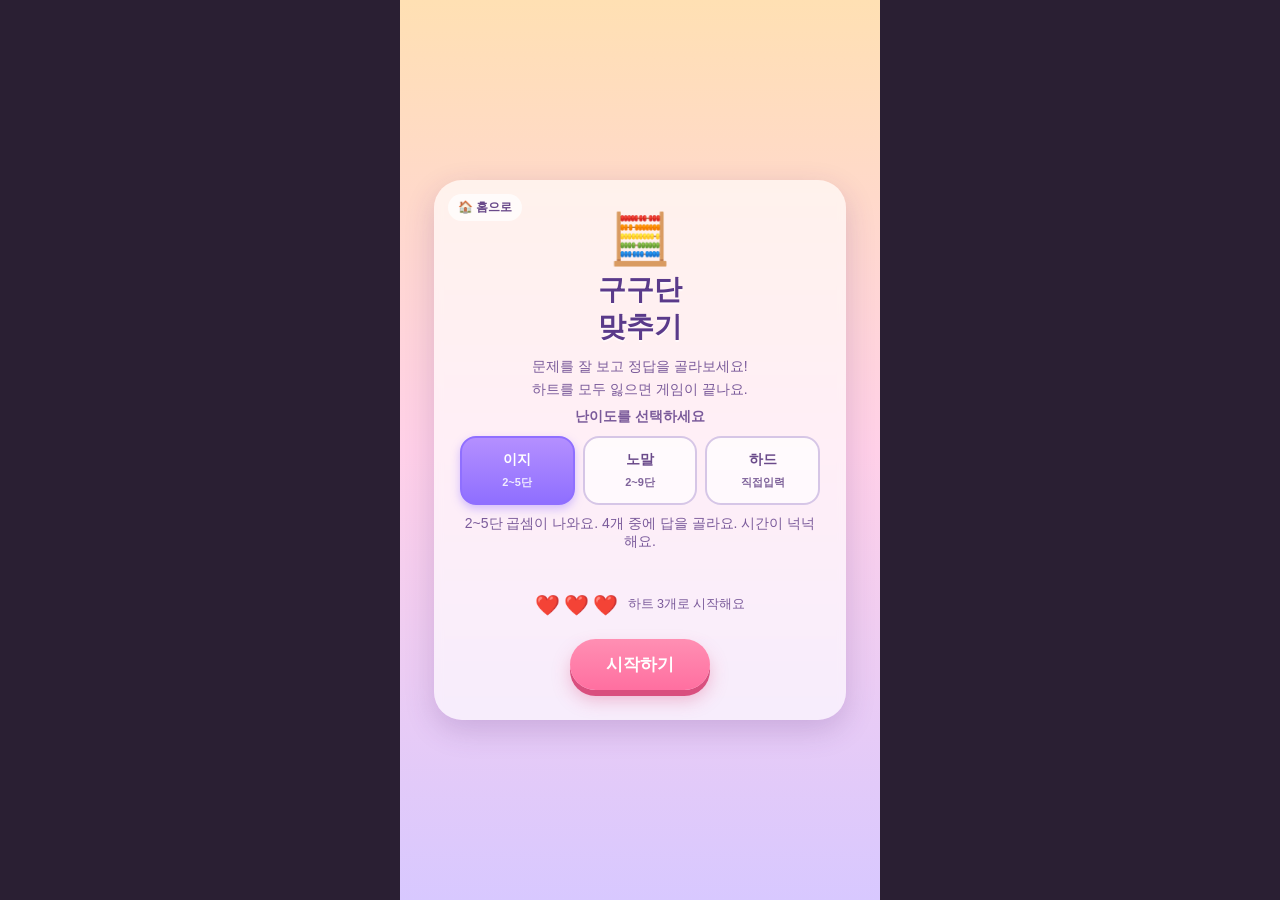
<file: multiplication-quiz/index.html>
<!DOCTYPE html>
<html lang="ko">
<head>
<meta charset="UTF-8" />
<meta name="viewport" content="width=device-width, initial-scale=1.0, maximum-scale=1.0, user-scalable=no, viewport-fit=cover" />
<title>구구단 맞추기</title>
<link rel="icon" href="data:image/svg+xml,<svg xmlns=%22http://www.w3.org/2000/svg%22 viewBox=%220 0 100 100%22><text y=%22.9em%22 font-size=%2290%22>🧮</text></svg>" />
<link rel="stylesheet" href="style.css" />
</head>
<body>
  <div id="app">

    <!-- 시작 화면 -->
    <section id="screen-start" class="screen active">
      <div class="card">
        <a href="../index.html" class="home-link">🏠 홈으로</a>
        <div class="title-emoji">🧮</div>
        <h1>구구단<br/>맞추기</h1>
        <p class="subtitle">문제를 잘 보고 정답을 골라보세요!<br/>하트를 모두 잃으면 게임이 끝나요.</p>

        <div class="difficulty-picker">
          <p class="picker-label">난이도를 선택하세요</p>
          <div class="difficulty-buttons" id="difficulty-buttons">
            <button class="diff-btn active" data-diff="easy">이지<br/><span>2~5단</span></button>
            <button class="diff-btn" data-diff="normal">노말<br/><span>2~9단</span></button>
            <button class="diff-btn" data-diff="hard">하드<br/><span>직접입력</span></button>
          </div>
          <p class="difficulty-desc" id="difficulty-desc">2~5단 곱셈이 나와요. 4개 중에 답을 골라요. 시간이 넉넉해요.</p>
          <p class="best-score" id="best-score"></p>
        </div>

        <div class="hearts-preview">
          <span class="heart">❤️</span><span class="heart">❤️</span><span class="heart">❤️</span>
          <span class="hearts-preview-text">하트 3개로 시작해요</span>
        </div>

        <button id="btn-start" class="btn btn-primary">시작하기</button>
      </div>
    </section>

    <!-- 게임 화면 -->
    <section id="screen-game" class="screen">
      <header class="hud">
        <div class="hud-row">
          <div id="hearts" class="hearts"></div>
          <div id="score" class="score">점수 0</div>
        </div>
        <div class="hud-row">
          <div id="progress-text" class="progress-text">1 / 10</div>
          <div id="diff-badge" class="diff-badge">이지</div>
        </div>
        <div class="timer-track"><div id="timer-bar" class="timer-bar"></div></div>
      </header>

      <div class="quiz-wrap">
        <div id="question" class="question">3 × 4 = ?</div>

        <div id="choices" class="choices"></div>

        <div id="typed-answer-wrap" class="typed-answer-wrap">
          <div class="typed-input-row">
            <input id="typed-input" class="typed-input" type="text" inputmode="none" placeholder="정답을 입력하세요" autocomplete="off" readonly />
            <button id="btn-submit" class="btn btn-primary btn-submit">확인</button>
          </div>
          <div class="keypad" id="keypad">
            <button class="keypad-btn" data-key="1">1</button>
            <button class="keypad-btn" data-key="2">2</button>
            <button class="keypad-btn" data-key="3">3</button>
            <button class="keypad-btn" data-key="4">4</button>
            <button class="keypad-btn" data-key="5">5</button>
            <button class="keypad-btn" data-key="6">6</button>
            <button class="keypad-btn" data-key="7">7</button>
            <button class="keypad-btn" data-key="8">8</button>
            <button class="keypad-btn" data-key="9">9</button>
            <button class="keypad-btn" data-key="0">0</button>
            <button class="keypad-btn keypad-erase" data-key="erase">⌫</button>
          </div>
        </div>

        <div id="feedback" class="feedback"></div>
      </div>
      <div id="fx-layer" class="fx-layer"></div>
    </section>

    <!-- 결과 화면 -->
    <section id="screen-result" class="screen overlay-screen">
      <div class="card">
        <div id="result-emoji" class="title-emoji">🎉</div>
        <h2 id="result-title">클리어!</h2>
        <p id="result-desc">10문제 중 8개 맞혔어요!</p>
        <div class="result-stats">
          <div class="stat"><span class="stat-num" id="stat-score">0</span><span class="stat-label">점수</span></div>
          <div class="stat"><span class="stat-num" id="stat-correct">0</span><span class="stat-label">정답</span></div>
          <div class="stat"><span class="stat-num" id="stat-best">0</span><span class="stat-label">최고연속</span></div>
        </div>
        <div class="result-buttons">
          <button id="btn-retry" class="btn btn-secondary">다시하기</button>
          <button id="btn-next" class="btn btn-primary">다음 난이도 도전!</button>
          <button id="btn-home" class="btn btn-secondary">난이도 선택</button>
        </div>
      </div>
    </section>

  </div>
  <script src="script.js"></script>
</body>
</html>
</file>
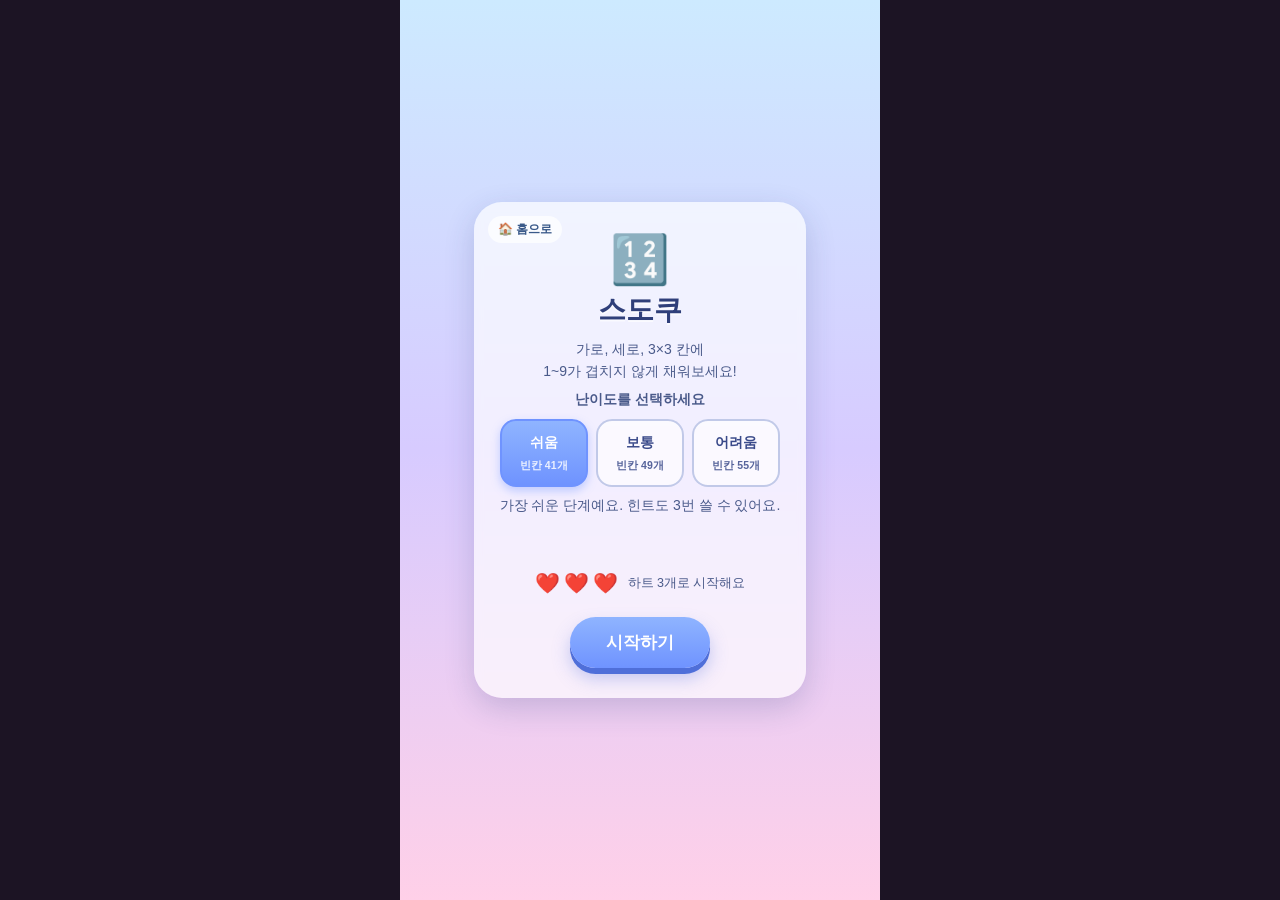
<file: sudoku/index.html>
<!DOCTYPE html>
<html lang="ko">
<head>
<meta charset="UTF-8" />
<meta name="viewport" content="width=device-width, initial-scale=1.0, maximum-scale=1.0, user-scalable=no, viewport-fit=cover" />
<title>스도쿠</title>
<link rel="icon" href="data:image/svg+xml,<svg xmlns=%22http://www.w3.org/2000/svg%22 viewBox=%220 0 100 100%22><text y=%22.9em%22 font-size=%2290%22>🔢</text></svg>" />
<link rel="stylesheet" href="style.css" />
</head>
<body>
  <div id="app">

    <!-- 시작 화면 -->
    <section id="screen-start" class="screen active">
      <div class="card">
        <a href="../index.html" class="home-link">🏠 홈으로</a>
        <div class="title-emoji">🔢</div>
        <h1>스도쿠</h1>
        <p class="subtitle">가로, 세로, 3×3 칸에<br/>1~9가 겹치지 않게 채워보세요!</p>

        <div class="difficulty-picker">
          <p class="picker-label">난이도를 선택하세요</p>
          <div class="difficulty-buttons" id="difficulty-buttons">
            <button class="diff-btn active" data-diff="easy">쉬움<br/><span>빈칸 41개</span></button>
            <button class="diff-btn" data-diff="normal">보통<br/><span>빈칸 49개</span></button>
            <button class="diff-btn" data-diff="hard">어려움<br/><span>빈칸 55개</span></button>
          </div>
          <p class="difficulty-desc" id="difficulty-desc">가장 쉬운 단계예요. 힌트도 3번 쓸 수 있어요.</p>
          <p class="best-score" id="best-time"></p>
        </div>

        <div class="hearts-preview">
          <span class="heart">❤️</span><span class="heart">❤️</span><span class="heart">❤️</span>
          <span class="hearts-preview-text">하트 3개로 시작해요</span>
        </div>

        <button id="btn-start" class="btn btn-primary">시작하기</button>
      </div>
    </section>

    <!-- 게임 화면 -->
    <section id="screen-game" class="screen">
      <header class="hud">
        <div class="hud-row">
          <div id="hearts" class="hearts"></div>
          <div id="timer" class="timer">⏱ 00:00</div>
        </div>
        <div class="hud-row">
          <button id="btn-hint" class="btn-hint">💡 힌트 <span id="hint-count">3</span></button>
          <div id="diff-badge" class="diff-badge">쉬움</div>
        </div>
        <div id="progress-text" class="progress-text">채운 칸 0 / 81</div>
      </header>

      <div class="board-wrap">
        <div id="board" class="board"></div>
      </div>

      <div class="numpad" id="numpad">
        <button class="num-btn" data-num="1">1</button>
        <button class="num-btn" data-num="2">2</button>
        <button class="num-btn" data-num="3">3</button>
        <button class="num-btn" data-num="4">4</button>
        <button class="num-btn" data-num="5">5</button>
        <button class="num-btn" data-num="6">6</button>
        <button class="num-btn" data-num="7">7</button>
        <button class="num-btn" data-num="8">8</button>
        <button class="num-btn" data-num="9">9</button>
        <button class="num-btn erase-btn" id="btn-erase" data-num="0">⌫</button>
      </div>

      <div id="loading-overlay" class="loading-overlay">
        <div class="loading-box">퍼즐을 만들고 있어요...</div>
      </div>
    </section>

    <!-- 결과 화면 -->
    <section id="screen-result" class="screen overlay-screen">
      <div class="card">
        <div id="result-emoji" class="title-emoji">🎉</div>
        <h2 id="result-title">클리어!</h2>
        <p id="result-desc">3분 12초만에 풀었어요!</p>
        <div class="result-stats">
          <div class="stat"><span class="stat-num" id="stat-time">00:00</span><span class="stat-label">시간</span></div>
          <div class="stat"><span class="stat-num" id="stat-mistakes">0</span><span class="stat-label">실수</span></div>
          <div class="stat"><span class="stat-num" id="stat-hints">0</span><span class="stat-label">힌트 사용</span></div>
        </div>
        <div class="result-buttons">
          <button id="btn-retry" class="btn btn-secondary">다시하기</button>
          <button id="btn-next" class="btn btn-primary">다음 난이도 도전!</button>
          <button id="btn-home" class="btn btn-secondary">난이도 선택</button>
        </div>
      </div>
    </section>

  </div>
  <script src="script.js"></script>
</body>
</html>
</file>
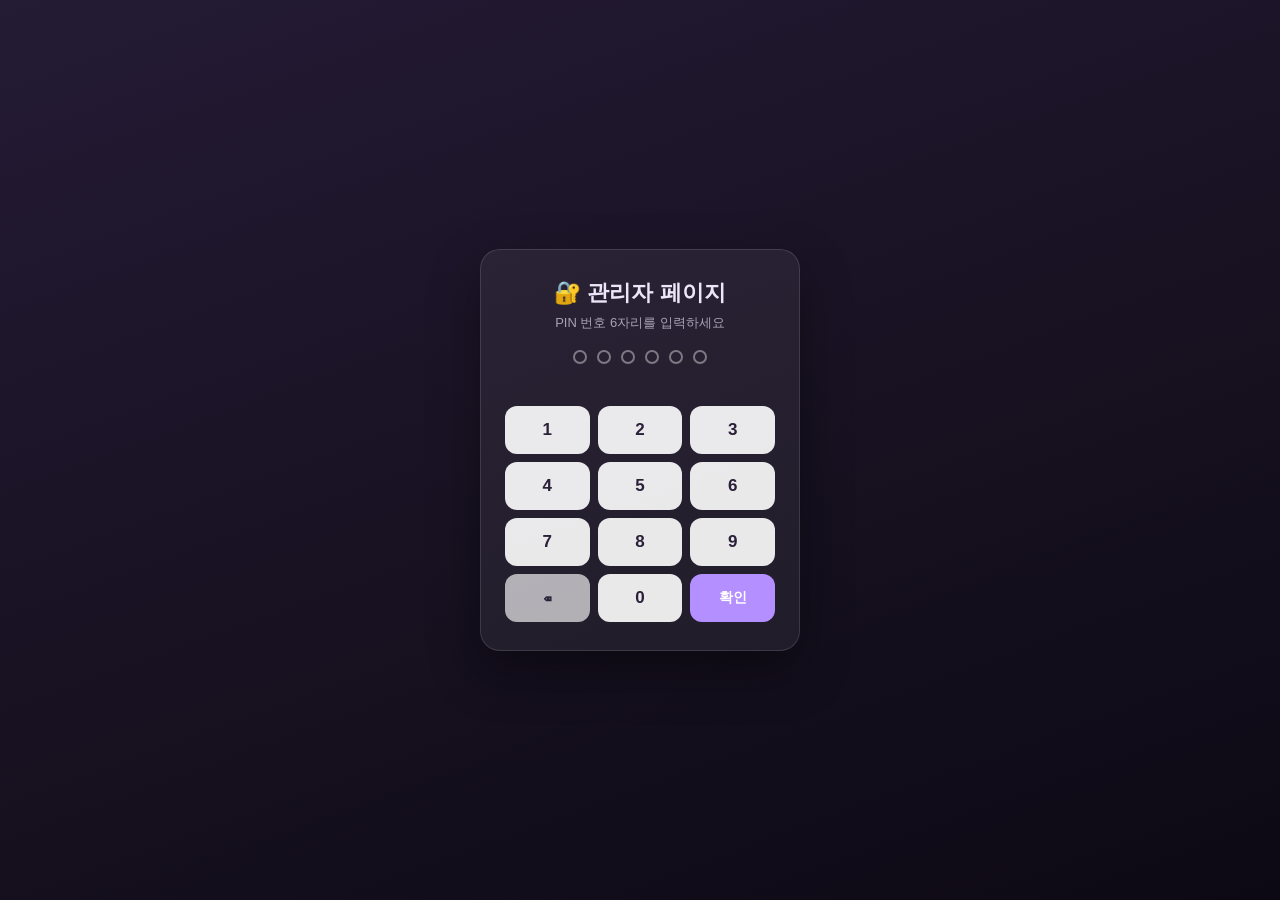
<file: math-princess/admin.html>
<!doctype html>
<html lang="ko">
<head>
<meta charset="UTF-8" />
<meta name="viewport" content="width=device-width, initial-scale=1.0" />
<title>프린세스 메이커 · 관리자</title>
<link rel="icon" href="data:image/svg+xml,<svg xmlns=%22http://www.w3.org/2000/svg%22 viewBox=%220 0 100 100%22><text y=%22.9em%22 font-size=%2290%22>🗂️</text></svg>" />
<link rel="stylesheet" href="admin.css?v=20260729" />
</head>
<body>
  <div id="app">
    <section id="screen-pin" class="admin-screen active">
      <div class="pin-card" id="pin-card">
        <div class="pin-title">🔐 관리자 페이지</div>
        <div class="pin-desc">PIN 번호 6자리를 입력하세요</div>
        <div id="pin-dots" class="pin-dots"></div>
        <div id="pin-error" class="pin-error"></div>
        <div class="pin-keypad" id="pin-keypad">
          <button class="pin-key" data-key="1">1</button>
          <button class="pin-key" data-key="2">2</button>
          <button class="pin-key" data-key="3">3</button>
          <button class="pin-key" data-key="4">4</button>
          <button class="pin-key" data-key="5">5</button>
          <button class="pin-key" data-key="6">6</button>
          <button class="pin-key" data-key="7">7</button>
          <button class="pin-key" data-key="8">8</button>
          <button class="pin-key" data-key="9">9</button>
          <button class="pin-key pin-key-erase" data-key="erase">⌫</button>
          <button class="pin-key" data-key="0">0</button>
          <button class="pin-key pin-key-submit" id="btn-pin-submit" data-key="submit">확인</button>
        </div>
      </div>
    </section>

    <section id="screen-dashboard" class="admin-screen">
      <header class="admin-header">
        <div class="admin-header-title">📊 콘텐츠 ↔ 역량 관리자 페이지</div>
        <div class="admin-header-actions">
          <a href="index.html" class="admin-btn admin-btn-secondary">🏠 게임으로</a>
          <button id="btn-lock" class="admin-btn admin-btn-secondary">🔒 잠그기</button>
        </div>
      </header>

      <div class="admin-body">
        <section class="admin-section" id="section-overview">
          <h2>개요</h2>
          <div id="overview-cards" class="overview-cards"></div>
        </section>

        <section class="admin-section" id="section-learning">
          <h2>📈 실제 플레이 학습 관리 (숙달도·오답 복습)</h2>
          <p class="admin-card-desc" style="margin-bottom:10px;">능력치 숫자만으로는 "무엇을 틀렸는지, 얼마나 숙달했는지"가 보이지 않아서, 이 브라우저에 저장된 실제 진행 데이터를 기준으로 과목·단원별 정답률과 문제은행 진도율, 문제별 숙달도(라이트너 박스 1~5단계)를 교과서 연습문제집처럼 보여줍니다(이 브라우저에서 게임을 이어한 기록이 있어야 표시됩니다). 이 기기를 여러 아이가 프로필을 나눠 쓰고 있다면 아래에서 볼 아이를 고르세요. 화면에는 나오지 않는, 관리자 전용 정보입니다.</p>
          <div id="learning-profile-picker" class="filter-row"></div>
          <div id="learning-list" class="admin-list"></div>
        </section>

        <section class="admin-section" id="section-notes">
          <h2>설계 노트 · 역량 모델과 게임의 연계</h2>
          <div id="design-notes" class="design-notes"></div>
        </section>

        <section class="admin-section" id="section-matrix">
          <h2>역량 커버리지 매트릭스 (콘텐츠 × 6대 핵심역량)</h2>
          <p class="admin-card-desc" style="margin-bottom:10px;">각 행(과목/활동/상황판단 유형/시나리오)이 어떤 핵심역량과 연결되어 있는지 한눈에 보여줍니다.</p>
          <div class="table-scroll"><table id="coverage-matrix"></table></div>
        </section>

        <section class="admin-section" id="section-subjects">
          <h2>과목별 콘텐츠 현황 (지식 축)</h2>
          <div id="subject-list" class="admin-list"></div>
        </section>

        <section class="admin-section" id="section-cert">
          <h2>기초 과목 인증(동/은/금메달) 현황</h2>
          <div id="cert-list" class="admin-list"></div>
        </section>

        <section class="admin-section" id="section-activities">
          <h2>스케줄 활동별 역량 태그</h2>
          <div id="activity-list" class="admin-list"></div>
        </section>

        <section class="admin-section" id="section-etiquette">
          <h2>연회 예절 · 상황판단 문제</h2>
          <div class="filter-row" id="etiquette-filter"></div>
          <div id="etiquette-list" class="admin-list"></div>
        </section>

        <section class="admin-section" id="section-creativity">
          <h2>창의력 올림피아드 문제</h2>
          <div class="filter-row" id="creativity-filter"></div>
          <div id="creativity-list" class="admin-list"></div>
        </section>

        <section class="admin-section" id="section-faith">
          <h2>기도와 선행 문제</h2>
          <div class="filter-row" id="faith-filter"></div>
          <div id="faith-list" class="admin-list"></div>
        </section>

        <section class="admin-section" id="section-scenarios">
          <h2>시나리오 (인물별 1회성 이야기)</h2>
          <div id="scenario-list" class="admin-list"></div>
        </section>
      </div>
    </section>
  </div>

  <script src="problems.js?v=20260804"></script>
  <script src="subjects.js?v=20260804"></script>
  <script src="endings.js?v=20260804"></script>
  <script src="scenarios.js?v=20260804"></script>
  <script src="question-engine.js?v=20260804"></script>
  <script src="reward-engine.js?v=20260804"></script>
  <script src="game-engine.js?v=20260804"></script>
  <script src="competency-model.js?v=20260804"></script>
  <script src="profiles.js?v=20260804"></script>
  <script src="admin.js?v=20260804"></script>
</body>
</html>
</file>
<file: style.css>
* {
  box-sizing: border-box;
  -webkit-tap-highlight-color: transparent;
}

html, body {
  margin: 0;
  padding: 0;
  height: 100%;
  overflow: hidden;
  font-family: "Apple SD Gothic Neo", "Noto Sans KR", "Malgun Gothic", sans-serif;
  background: #14101e;
  touch-action: pan-y;
}

#app {
  position: relative;
  width: 100%;
  height: 100%;
  max-width: 480px;
  margin: 0 auto;
  overflow: hidden;
  background: #14101e;
}

.hub-header {
  position: absolute;
  top: 0;
  left: 0;
  right: 0;
  z-index: 5;
  text-align: center;
  padding: 18px 16px 10px;
  pointer-events: none;
}

.hub-badge {
  display: inline-block;
  font-size: 13px;
  font-weight: 800;
  color: #fff;
  background: rgba(0, 0, 0, 0.28);
  padding: 6px 14px;
  border-radius: 999px;
  backdrop-filter: blur(3px);
}

.hub-hint {
  margin: 8px 0 0;
  font-size: 12px;
  font-weight: 600;
  color: rgba(255, 255, 255, 0.85);
  text-shadow: 0 1px 3px rgba(0,0,0,0.3);
}

/* ---------- 캐러셀 ---------- */
.carousel {
  position: relative;
  width: 100%;
  height: 100%;
  overflow: hidden;
}

.track {
  display: flex;
  width: 100%;
  height: 100%;
  will-change: transform;
}

.slide {
  flex: 0 0 100%;
  height: 100%;
  display: flex;
  flex-direction: column;
  align-items: center;
  justify-content: center;
  text-align: center;
  padding: 90px 34px 70px;
  user-select: none;
}

.slide.theme-pink {
  background: linear-gradient(165deg, #ffb0cf 0%, #ff8fb3 45%, #d98fce 100%);
}

.slide.theme-purple {
  background: linear-gradient(165deg, #d8c8ff 0%, #b48fff 45%, #ff8fb3 100%);
}

.slide.theme-blue {
  background: linear-gradient(165deg, #cdeaff 0%, #8fb4ff 45%, #b48fff 100%);
}

.slide.theme-gold {
  background: linear-gradient(165deg, #ffe6b3 0%, #ffc16e 45%, #ff8fb3 100%);
}

.slide.theme-teal {
  background: linear-gradient(165deg, #b0f0e0 0%, #4fd6c4 45%, #8fb4ff 100%);
}

.slide.has-image {
  background-size: cover;
  background-position: center 30%;
  justify-content: flex-end;
  padding-bottom: 90px;
}

.slide-emoji {
  font-size: 84px;
  filter: drop-shadow(0 8px 18px rgba(0,0,0,0.2));
  margin-bottom: 6px;
}

.slide-title {
  margin: 6px 0 10px;
  font-size: 28px;
  font-weight: 800;
  color: #fff;
  text-shadow: 0 3px 10px rgba(0,0,0,0.25);
}

.slide-desc {
  margin: 0 0 26px;
  font-size: 14.5px;
  font-weight: 600;
  color: rgba(255, 255, 255, 0.92);
  line-height: 1.6;
  text-shadow: 0 2px 6px rgba(0,0,0,0.2);
}

.slide-play {
  display: inline-flex;
  align-items: center;
  gap: 8px;
  padding: 14px 34px;
  border-radius: 999px;
  background: rgba(255, 255, 255, 0.95);
  color: #4a3a5a;
  font-size: 16px;
  font-weight: 800;
  text-decoration: none;
  box-shadow: 0 8px 20px rgba(0,0,0,0.25);
  transition: transform 0.12s ease;
}

.slide-play:active {
  transform: scale(0.95);
}

.nav-arrow {
  position: absolute;
  top: 50%;
  transform: translateY(-50%);
  width: 42px;
  height: 42px;
  border-radius: 50%;
  border: none;
  background: rgba(0, 0, 0, 0.25);
  color: #fff;
  font-size: 24px;
  font-weight: 800;
  line-height: 1;
  cursor: pointer;
  z-index: 6;
  display: flex;
  align-items: center;
  justify-content: center;
  backdrop-filter: blur(2px);
  transition: background 0.12s ease, transform 0.12s ease;
}

.nav-arrow:active {
  transform: translateY(-50%) scale(0.9);
  background: rgba(0, 0, 0, 0.4);
}

.nav-arrow-left {
  left: 10px;
}

.nav-arrow-right {
  right: 10px;
}

.dots {
  position: absolute;
  left: 0;
  right: 0;
  bottom: 26px;
  z-index: 6;
  display: flex;
  align-items: center;
  justify-content: center;
  gap: 8px;
}

.dot {
  width: 8px;
  height: 8px;
  border-radius: 999px;
  background: rgba(255, 255, 255, 0.45);
  border: none;
  padding: 0;
  cursor: pointer;
  transition: width 0.2s ease, background 0.2s ease;
}

.dot.active {
  width: 22px;
  background: #fff;
}

@media (max-height: 640px) {
  .slide-emoji { font-size: 64px; }
  .slide-title { font-size: 22px; }
  .slide { padding: 78px 28px 60px; }
}
</file>
<file: chemical-lab/style.css>
* {
  box-sizing: border-box;
  -webkit-tap-highlight-color: transparent;
}

html, body {
  margin: 0;
  padding: 0;
  height: 100%;
  overflow: hidden;
  font-family: "Apple SD Gothic Neo", "Noto Sans KR", "Malgun Gothic", sans-serif;
  background: #0c1a1c;
  touch-action: manipulation;
}

#app {
  position: relative;
  width: 100%;
  height: 100%;
  max-width: 480px;
  margin: 0 auto;
  overflow: hidden;
  background: #0c1a1c;
}

.screen {
  position: absolute;
  inset: 0;
  display: none;
  flex-direction: column;
}

.screen.active {
  display: flex;
}

.overlay-screen {
  z-index: 20;
}

/* ---------- 공통 카드 화면 ---------- */
#screen-start,
#screen-confirm-reset,
#screen-complete {
  align-items: center;
  justify-content: center;
  background: linear-gradient(180deg, #bdeee0 0%, #9fd8e8 50%, #c8e0ff 100%);
  overflow-y: auto;
}

#screen-confirm-reset,
#screen-complete {
  background: rgba(10, 20, 22, 0.8);
}

.card {
  position: relative;
  z-index: 2;
  text-align: center;
  padding: 30px 26px;
  background: rgba(255, 255, 255, 0.7);
  border-radius: 28px;
  box-shadow: 0 10px 30px rgba(10, 60, 60, 0.2);
  backdrop-filter: blur(4px);
  max-width: 86%;
}

.home-link {
  position: absolute;
  top: 14px;
  left: 14px;
  font-size: 12px;
  font-weight: 700;
  color: #146a63;
  text-decoration: none;
  background: rgba(255, 255, 255, 0.7);
  padding: 5px 10px;
  border-radius: 999px;
}

.title-emoji {
  font-size: 48px;
  margin-bottom: 4px;
}

.card h1 {
  margin: 4px 0 10px;
  font-size: 28px;
  line-height: 1.3;
  color: #0f5f58;
  text-shadow: 0 2px 0 rgba(255,255,255,0.6);
}

.card h2 {
  margin: 4px 0 8px;
  font-size: 24px;
  color: #0f5f58;
}

.card p {
  margin: 0 0 8px;
  color: #2a6a63;
  font-size: 14px;
}

.subtitle {
  margin: 0 0 20px;
  line-height: 1.6;
}

.save-info {
  margin: 0 0 14px;
  font-size: 12.5px;
  font-weight: 700;
  color: #b3702f;
}

.btn {
  border: none;
  border-radius: 999px;
  padding: 14px 36px;
  font-size: 16px;
  font-weight: 700;
  cursor: pointer;
  transition: transform 0.12s ease, box-shadow 0.12s ease;
  touch-action: manipulation;
  width: 100%;
  margin-top: 10px;
}

.btn:active {
  transform: scale(0.95);
}

.btn-primary {
  background: linear-gradient(180deg, #4fd6c4, #23b09d);
  color: #fff;
  box-shadow: 0 6px 0 #178a7a, 0 10px 18px rgba(23, 138, 122, 0.35);
}

.btn-primary:active {
  box-shadow: 0 2px 0 #178a7a, 0 4px 10px rgba(23, 138, 122, 0.35);
}

.btn-secondary {
  background: rgba(255, 255, 255, 0.7);
  color: #0f5f58;
  border: 2px solid rgba(15, 95, 88, 0.3);
  box-shadow: none;
}

.result-buttons {
  display: flex;
  flex-direction: column;
  gap: 10px;
  margin-top: 6px;
}

.result-buttons .btn {
  margin-top: 0;
}

/* ---------- 게임 화면 ---------- */
#screen-game,
#screen-dex {
  background: linear-gradient(180deg, #123338 0%, #0c1a1c 55%);
}

.hud {
  flex: 0 0 auto;
  padding: 10px 16px 8px;
  background: rgba(8, 18, 20, 0.88);
  color: #fff;
  z-index: 5;
}

.hud-row {
  display: flex;
  align-items: center;
  justify-content: space-between;
  gap: 10px;
}

.hud-row + .badge-strip,
.badge-strip + .next-target-strip {
  margin-top: 8px;
}

.icon-btn {
  background: rgba(255, 255, 255, 0.15);
  border: 1px solid rgba(255, 255, 255, 0.25);
  color: #d8fff5;
  font-size: 14px;
  font-weight: 700;
  padding: 6px 10px;
  border-radius: 999px;
  cursor: pointer;
}

.stage-title {
  font-size: 15px;
  font-weight: 800;
  color: #d8fff5;
}

.badge-strip {
  display: flex;
  gap: 6px;
  overflow-x: auto;
  padding-bottom: 2px;
}

.milestone-badge {
  flex: 0 0 auto;
  width: 30px;
  height: 30px;
  border-radius: 50%;
  display: flex;
  align-items: center;
  justify-content: center;
  font-size: 14px;
  background: rgba(255, 255, 255, 0.1);
  border: 1px solid rgba(255, 255, 255, 0.2);
  cursor: pointer;
}

.milestone-badge.claimed {
  background: linear-gradient(180deg, #ffe066, #ffc94a);
  border-color: transparent;
}

.milestone-badge.locked {
  opacity: 0.5;
}

.next-target-strip {
  display: flex;
  gap: 6px;
  overflow-x: auto;
  padding-bottom: 2px;
}

.target-chip {
  flex: 0 0 auto;
  background: rgba(255, 233, 184, 0.15);
  border: 1px solid rgba(255, 233, 184, 0.35);
  color: #ffe9b8;
  font-size: 11.5px;
  font-weight: 700;
  padding: 4px 10px;
  border-radius: 999px;
  white-space: nowrap;
}

.target-chip.all-done {
  background: rgba(79, 214, 106, 0.15);
  border-color: rgba(79, 214, 106, 0.35);
  color: #b8ffcf;
}

.lab-wrap {
  flex: 1 1 auto;
  overflow-y: auto;
  padding: 14px 14px 20px;
  min-height: 0;
  display: flex;
  flex-direction: column;
}

/* ---------- 실험대 ---------- */
.workbench {
  position: relative;
  display: flex;
  align-items: center;
  justify-content: center;
  gap: 10px;
  margin-bottom: 10px;
}

.wb-slot {
  width: 76px;
  height: 76px;
  border-radius: 16px;
  background: rgba(255, 255, 255, 0.08);
  border: 2px dashed rgba(255, 255, 255, 0.3);
  display: flex;
  align-items: center;
  justify-content: center;
  cursor: pointer;
  transition: transform 0.15s ease, border-color 0.15s ease;
}

.wb-slot.filled {
  border-style: solid;
  border-color: rgba(255, 255, 255, 0.4);
  background: rgba(255, 255, 255, 0.14);
}

.wb-slot.shake {
  animation: wb-shake 0.4s ease;
}

@keyframes wb-shake {
  0%, 100% { transform: translateX(0); }
  25% { transform: translateX(-5px); }
  75% { transform: translateX(5px); }
}

/* 퍼즐 스냅: 슬롯 A/B가 가운데로 미끄러져 만나 "딱" 맞물린 뒤 사라진다 */
.wb-slot.combine-a {
  animation: wb-combine-a 0.75s cubic-bezier(0.3, 0, 0.4, 1) forwards;
}
.wb-slot.combine-b {
  animation: wb-combine-b 0.75s cubic-bezier(0.3, 0, 0.4, 1) forwards;
}

@keyframes wb-combine-a {
  0%   { transform: translateX(0) scale(1); opacity: 1; }
  40%  { transform: translateX(38px) scale(0.9); opacity: 1; }
  55%  { transform: translateX(38px) scale(1.2); opacity: 1; }
  70%  { transform: translateX(38px) scale(1); opacity: 1; }
  100% { transform: translateX(38px) scale(0.4); opacity: 0; }
}

@keyframes wb-combine-b {
  0%   { transform: translateX(0) scale(1); opacity: 1; }
  40%  { transform: translateX(-38px) scale(0.9); opacity: 1; }
  55%  { transform: translateX(-38px) scale(1.2); opacity: 1; }
  70%  { transform: translateX(-38px) scale(1); opacity: 1; }
  100% { transform: translateX(-38px) scale(0.4); opacity: 0; }
}

.combine-flash {
  position: absolute;
  left: 50%;
  top: 50%;
  width: 12px;
  height: 12px;
  transform: translate(-50%, -50%) scale(0);
  border-radius: 50%;
  background: radial-gradient(circle, #fff8d6 0%, #ffe066 45%, transparent 72%);
  pointer-events: none;
  opacity: 0;
}

.combine-flash.burst {
  animation: flash-burst 0.5s ease-out;
}

@keyframes flash-burst {
  0%   { transform: translate(-50%, -50%) scale(0); opacity: 0; }
  25%  { transform: translate(-50%, -50%) scale(1); opacity: 1; }
  100% { transform: translate(-50%, -50%) scale(3.4); opacity: 0; }
}

.wb-empty {
  font-size: 26px;
  color: rgba(255, 255, 255, 0.3);
  font-weight: 300;
}

.wb-plus {
  font-size: 22px;
  color: rgba(255, 255, 255, 0.5);
  font-weight: 300;
}

.btn-combine {
  display: block;
  margin: 0 auto 14px;
  border: none;
  border-radius: 999px;
  padding: 11px 28px;
  font-size: 14.5px;
  font-weight: 800;
  color: #fff;
  background: linear-gradient(180deg, #4fd6c4, #23b09d);
  box-shadow: 0 5px 0 #178a7a, 0 8px 16px rgba(23, 138, 122, 0.35);
  cursor: pointer;
  transition: transform 0.12s ease, box-shadow 0.12s ease, opacity 0.15s ease;
}

.btn-combine:disabled {
  opacity: 0.35;
  box-shadow: none;
  cursor: default;
}

.btn-combine:not(:disabled):active {
  transform: scale(0.95);
  box-shadow: 0 2px 0 #178a7a, 0 4px 10px rgba(23, 138, 122, 0.35);
}

/* ---------- 연구실 진열장 ---------- */
.shelf-strip {
  background: rgba(255, 255, 255, 0.06);
  border-radius: 12px;
  padding: 8px 10px;
  margin-bottom: 14px;
}

.shelf-label {
  font-size: 11.5px;
  font-weight: 800;
  color: #ffe9b8;
  margin-bottom: 6px;
}

.shelf-bottles {
  display: flex;
  flex-wrap: wrap;
  gap: 4px;
  max-height: 54px;
  overflow-y: auto;
}

.shelf-bottle {
  width: 16px;
  height: 16px;
  border-radius: 4px 4px 6px 6px;
  flex: 0 0 auto;
}

.inventory-label {
  font-size: 11.5px;
  color: rgba(216, 255, 245, 0.6);
  margin-bottom: 6px;
}

.inventory-grid {
  flex: 0 0 auto;
}

/* ---------- 원소/화합물 그리드 (공통: 실험대 인벤토리 + 도감) ---------- */
.dex-grid {
  display: grid;
  grid-template-columns: repeat(4, 1fr);
  gap: 8px;
}

.dex-tile {
  aspect-ratio: 1 / 1;
  display: flex;
  flex-direction: column;
  align-items: center;
  justify-content: center;
  border-radius: 12px;
  background: #f4f0ff;
  cursor: pointer;
  padding: 3px 2px;
  box-shadow: 0 3px 0 rgba(0,0,0,0.15);
}

.dex-tile.selected {
  box-shadow: 0 0 0 3px #ffe066, 0 3px 0 rgba(0,0,0,0.15);
}

.dex-tile .tile-name {
  font-size: 8.5px;
  font-weight: 600;
  color: rgba(0,0,0,0.55);
  margin-top: -2px;
  text-align: center;
}

.dex-tile.locked {
  background: rgba(255,255,255,0.12);
  color: rgba(255,255,255,0.4);
  cursor: default;
}

.dex-tile.locked .tile-symbol {
  font-size: 20px;
  color: rgba(255,255,255,0.35);
}

.dex-table-wrap {
  overflow-x: auto;
}

.dex-table {
  width: 100%;
  border-collapse: collapse;
  color: #d8fff5;
  font-size: 12.5px;
}

.dex-table th {
  text-align: left;
  padding: 8px 6px;
  background: rgba(255,255,255,0.08);
  cursor: pointer;
  font-weight: 700;
  white-space: nowrap;
  position: sticky;
  top: 0;
}

.dex-table td {
  padding: 7px 6px;
  border-bottom: 1px solid rgba(255,255,255,0.08);
  white-space: nowrap;
}

.dex-table tr.locked-row td {
  color: rgba(216,255,245,0.35);
}

.status-toast {
  position: absolute;
  left: 50%;
  bottom: 16px;
  transform: translateX(-50%) translateY(20px);
  background: rgba(255, 255, 255, 0.96);
  color: #0f5f58;
  font-weight: 800;
  font-size: 13px;
  padding: 9px 18px;
  border-radius: 999px;
  box-shadow: 0 6px 16px rgba(0,0,0,0.25);
  opacity: 0;
  transition: opacity 0.25s ease, transform 0.25s ease;
  pointer-events: none;
  white-space: nowrap;
  z-index: 10;
  max-width: 88%;
  overflow: hidden;
  text-overflow: ellipsis;
}

.status-toast.show {
  opacity: 1;
  transform: translateX(-50%) translateY(0);
}

/* ---------- 도감 ---------- */
.dex-tabs {
  display: flex;
  gap: 6px;
  margin-top: 8px;
}

.dex-tab {
  flex: 1 1 0;
  padding: 8px 0;
  border-radius: 999px;
  border: 1px solid rgba(255,255,255,0.3);
  background: rgba(255,255,255,0.1);
  color: #d8fff5;
  font-weight: 700;
  font-size: 12.5px;
  cursor: pointer;
}

.dex-tab.active {
  background: linear-gradient(180deg, #4fd6c4, #23b09d);
  color: #fff;
  border-color: transparent;
}

.dex-wrap {
  flex: 1 1 auto;
  overflow-y: auto;
  padding: 14px 12px 24px;
  min-height: 0;
}

/* ---------- 상세/발견 모달 ---------- */
.modal-overlay {
  position: absolute;
  inset: 0;
  display: none;
  align-items: center;
  justify-content: center;
  background: rgba(8, 18, 20, 0.78);
  z-index: 30;
  padding: 20px;
}

.modal-overlay.show {
  display: flex;
}

.modal-card {
  position: relative;
  background: #fff;
  border-radius: 22px;
  padding: 26px 22px 22px;
  text-align: center;
  max-width: 340px;
  width: 100%;
  max-height: 86vh;
  overflow-y: auto;
  box-shadow: 0 14px 34px rgba(0,0,0,0.35);
  animation: modal-pop 0.3s ease;
}

@keyframes modal-pop {
  0% { transform: scale(0.85); opacity: 0; }
  100% { transform: scale(1); opacity: 1; }
}

.new-badge {
  position: absolute;
  top: -12px;
  left: 50%;
  transform: translateX(-50%);
  background: linear-gradient(180deg, #ffe066, #ffc94a);
  color: #7a4a00;
  font-weight: 800;
  font-size: 12px;
  padding: 5px 14px;
  border-radius: 999px;
  box-shadow: 0 4px 10px rgba(0,0,0,0.2);
  white-space: nowrap;
}

.modal-close {
  position: absolute;
  top: 12px;
  right: 12px;
  background: rgba(0,0,0,0.08);
  border: none;
  border-radius: 50%;
  width: 28px;
  height: 28px;
  font-size: 13px;
  cursor: pointer;
  color: #333;
}

.detail-diagram {
  display: flex;
  align-items: center;
  justify-content: center;
  margin: 6px auto 4px;
}

.detail-diagram svg {
  width: 128px;
  height: 128px;
}

.modal-card h2 {
  margin: 4px 0 2px;
  color: #1c1f38;
  font-size: 20px;
}

.detail-recipe {
  color: #23b09d;
  font-weight: 700;
  font-size: 13px;
  margin-bottom: 8px;
}

.detail-section {
  text-align: left;
  margin: 12px 0;
  padding-top: 10px;
  border-top: 1px solid rgba(0, 0, 0, 0.06);
}

.detail-section:first-of-type {
  border-top: none;
  padding-top: 0;
}

.detail-section-title {
  font-size: 12px;
  font-weight: 800;
  color: #a3a3ad;
  margin-bottom: 5px;
  letter-spacing: 0.02em;
}

#btn-detail-confirm {
  margin-top: 4px;
}

.detail-thermal {
  margin: 8px 0;
  text-align: left;
}

.thermal-caption {
  font-size: 11.5px;
  color: #666;
  margin-bottom: 4px;
}

.thermal-bar {
  position: relative;
  height: 10px;
  border-radius: 6px;
  background: linear-gradient(90deg, #9fd0ff 0%, #9fd0ff var(--mp-pct, 30%), #6fe0c4 var(--mp-pct, 30%), #6fe0c4 var(--bp-pct, 70%), #e6e6e6 var(--bp-pct, 70%), #e6e6e6 100%);
  margin-bottom: 4px;
}

.thermal-labels {
  display: flex;
  justify-content: space-between;
  font-size: 10px;
  color: #888;
}

.thermal-state-chip {
  display: inline-block;
  margin-top: 6px;
  background: #eef7f5;
  color: #0f5f58;
  font-size: 11px;
  font-weight: 700;
  padding: 3px 10px;
  border-radius: 999px;
}

.detail-hazards {
  display: flex;
  justify-content: center;
  gap: 8px;
  margin: 8px 0;
  flex-wrap: wrap;
}

.hazard-badge {
  display: flex;
  flex-direction: column;
  align-items: center;
  background: #fff4e8;
  border: 1px solid #ffd9a8;
  border-radius: 10px;
  padding: 4px 8px;
  font-size: 16px;
}

.hazard-label {
  font-size: 9px;
  color: #a86a1f;
  margin-top: 1px;
  font-weight: 700;
}

.detail-facts {
  display: flex;
  justify-content: center;
  gap: 16px;
  margin-bottom: 12px;
}

.detail-fact {
  display: flex;
  flex-direction: column;
  align-items: center;
}

.detail-fact-num {
  font-size: 16px;
  font-weight: 800;
  color: #1c1f38;
}

.detail-fact-label {
  font-size: 10.5px;
  color: #888;
  margin-top: 2px;
}

.detail-desc {
  font-size: 13.5px;
  line-height: 1.6;
  color: #444;
  margin: 0;
  text-align: left;
}

@media (max-height: 640px) {
  .title-emoji { font-size: 38px; }
  .card h1 { font-size: 22px; }
  .btn { padding: 12px 30px; font-size: 14px; }
}
</file>
<file: hidden-picture/style.css>
* {
  box-sizing: border-box;
  -webkit-tap-highlight-color: transparent;
}

html, body {
  margin: 0;
  padding: 0;
  height: 100%;
  overflow: hidden;
  font-family: "Apple SD Gothic Neo", "Noto Sans KR", "Malgun Gothic", sans-serif;
  background: #2a1f33;
  touch-action: manipulation;
}

#app {
  position: relative;
  width: 100%;
  height: 100%;
  max-width: 720px;
  margin: 0 auto;
  overflow: hidden;
  background: #1c1424;
}

.screen {
  position: absolute;
  inset: 0;
  display: none;
  flex-direction: column;
}

.screen.active {
  display: flex;
}

.overlay-screen {
  z-index: 20;
}

/* ---------- 시작 화면 ---------- */
#screen-start {
  align-items: center;
  justify-content: center;
  background: linear-gradient(180deg, #ffd9e6 0%, #ffc2d9 45%, #ffb0cf 100%);
  overflow-y: auto;
}

.start-card {
  position: relative;
  z-index: 2;
  text-align: center;
  padding: 32px 28px;
  background: rgba(255, 255, 255, 0.55);
  border-radius: 28px;
  box-shadow: 0 10px 30px rgba(120, 40, 80, 0.2);
  backdrop-filter: blur(4px);
  max-width: 85%;
}

.home-link {
  position: absolute;
  top: 14px;
  left: 14px;
  font-size: 12px;
  font-weight: 700;
  color: #8a4a63;
  text-decoration: none;
  background: rgba(255, 255, 255, 0.6);
  padding: 5px 10px;
  border-radius: 999px;
}

.start-emoji {
  font-size: 54px;
  margin-bottom: 4px;
}

.start-card h1 {
  margin: 4px 0 10px;
  font-size: 30px;
  line-height: 1.3;
  color: #7a2f4f;
  text-shadow: 0 2px 0 rgba(255,255,255,0.6);
}

.subtitle {
  margin: 0 0 22px;
  color: #8a4a63;
  font-size: 15px;
  line-height: 1.6;
}

.hint-text {
  margin: 16px 0 0;
  font-size: 13px;
  color: #9a5b73;
}

.mode-picker {
  margin: 4px 0 18px;
}

.mode-label {
  margin: 0 0 10px;
  font-size: 13px;
  font-weight: 700;
  color: #8a4a63;
}

.mode-buttons {
  display: flex;
  justify-content: center;
  gap: 10px;
}

.mode-btn {
  flex: 1 1 0;
  max-width: 130px;
  padding: 10px 8px;
  border-radius: 16px;
  border: 2px solid rgba(180, 80, 120, 0.35);
  background: rgba(255, 255, 255, 0.6);
  color: #8a4a63;
  font-weight: 700;
  font-size: 12.5px;
  line-height: 1.5;
  cursor: pointer;
  transition: transform 0.12s ease, background 0.12s ease, color 0.12s ease;
}

.mode-btn:active {
  transform: scale(0.95);
}

.mode-btn.active {
  background: linear-gradient(180deg, #ff8fb3, #ff6fa0);
  border-color: #ff6fa0;
  color: #fff;
  box-shadow: 0 4px 10px rgba(217, 79, 126, 0.35);
}

.mode-desc {
  margin: 10px 0 0;
  font-size: 12.5px;
  color: #9a5b73;
  min-height: 16px;
}

.difficulty-picker {
  margin: 4px 0 22px;
}

.difficulty-label {
  margin: 0 0 10px;
  font-size: 13px;
  font-weight: 700;
  color: #8a4a63;
}

.difficulty-buttons {
  display: flex;
  justify-content: center;
  gap: 8px;
}

.diff-btn {
  width: 38px;
  height: 38px;
  border-radius: 50%;
  border: 2px solid rgba(180, 80, 120, 0.35);
  background: rgba(255, 255, 255, 0.6);
  color: #8a4a63;
  font-weight: 800;
  font-size: 15px;
  cursor: pointer;
  transition: transform 0.12s ease, background 0.12s ease, color 0.12s ease;
}

.diff-btn:active {
  transform: scale(0.92);
}

.diff-btn.active {
  background: linear-gradient(180deg, #ff8fb3, #ff6fa0);
  border-color: #ff6fa0;
  color: #fff;
  box-shadow: 0 4px 10px rgba(217, 79, 126, 0.35);
}

.difficulty-desc {
  margin: 10px 0 0;
  font-size: 12.5px;
  color: #9a5b73;
  min-height: 16px;
}

.diff-badge {
  display: inline-block;
  background: rgba(255, 255, 255, 0.18);
  border: 1px solid rgba(255, 255, 255, 0.3);
  color: #ffe3ef;
  font-size: 11px;
  font-weight: 800;
  padding: 2px 8px;
  border-radius: 999px;
  margin-right: 8px;
  vertical-align: middle;
}

.btn {
  border: none;
  border-radius: 999px;
  padding: 14px 36px;
  font-size: 17px;
  font-weight: 700;
  cursor: pointer;
  transition: transform 0.12s ease, box-shadow 0.12s ease;
  touch-action: manipulation;
}

.btn:active {
  transform: scale(0.95);
}

.btn-primary {
  background: linear-gradient(180deg, #ff8fb3, #ff6fa0);
  color: #fff;
  box-shadow: 0 6px 0 #d94f7e, 0 10px 18px rgba(217, 79, 126, 0.35);
}

.btn-primary:active {
  box-shadow: 0 2px 0 #d94f7e, 0 4px 10px rgba(217, 79, 126, 0.35);
}

.petals-deco {
  position: absolute;
  inset: 0;
  pointer-events: none;
  overflow: hidden;
}

/* ---------- 게임 화면 ---------- */
#screen-game {
  background: #1c1424;
}

.hud {
  flex: 0 0 auto;
  padding: 10px 14px 8px;
  background: rgba(30, 16, 26, 0.92);
  color: #fff;
  z-index: 5;
}

.hud-row {
  display: flex;
  align-items: center;
  justify-content: space-between;
  gap: 10px;
}

.hud-row + .hud-row {
  margin-top: 6px;
}

.progress-dots {
  display: flex;
  gap: 8px;
}

.progress-dots .dot {
  width: 12px;
  height: 12px;
  border-radius: 50%;
  background: rgba(255,255,255,0.25);
  border: 2px solid rgba(255,255,255,0.35);
  transition: background 0.2s, transform 0.2s;
}

.progress-dots .dot.done {
  background: #ffd873;
  border-color: #ffd873;
}

.progress-dots .dot.current {
  background: #ff8fb3;
  border-color: #ffb8cf;
  transform: scale(1.2);
}

.btn-hint {
  background: rgba(255,255,255,0.15);
  color: #ffe9b8;
  padding: 6px 14px;
  font-size: 13px;
  border: 1px solid rgba(255,255,255,0.25);
}

.btn-hint:disabled {
  opacity: 0.4;
}

#level-title {
  margin: 2px 0;
  font-size: 16px;
  font-weight: 700;
  color: #ffe3ef;
}

.found-counter {
  font-size: 14px;
  font-weight: 700;
  background: rgba(255, 255, 255, 0.15);
  padding: 4px 12px;
  border-radius: 999px;
  color: #fff8f0;
  white-space: nowrap;
}

#stage-wrap {
  position: relative;
  flex: 1 1 auto;
  overflow: hidden;
}

#scene {
  position: absolute;
  inset: 0;
  width: 100%;
  height: 100%;
  display: block;
  touch-action: none;
  cursor: pointer;
}

#diff-stage {
  position: absolute;
  inset: 0;
  flex-direction: column;
}

.diff-svg {
  flex: 1 1 0;
  min-height: 0;
  width: 100%;
  display: block;
  touch-action: none;
  cursor: pointer;
}

.diff-divider {
  flex: 0 0 auto;
  height: 4px;
  background: linear-gradient(90deg, transparent, rgba(255, 255, 255, 0.6), transparent);
}

.hidden-obj {
  transition: filter 0.2s ease;
}

.hidden-obj.found {
  filter: drop-shadow(0 0 10px #fff6c8);
}

#petal-layer {
  position: absolute;
  inset: 0;
  pointer-events: none;
  overflow: hidden;
}

.petal {
  position: absolute;
  top: -20px;
  width: 12px;
  height: 12px;
  background: radial-gradient(circle at 30% 30%, #fff8dc, #ffd97a 70%);
  border-radius: 50%;
  opacity: 0.85;
  animation-name: petal-fall;
  animation-timing-function: linear;
  animation-iteration-count: infinite;
  will-change: transform;
}

@keyframes petal-fall {
  0% {
    transform: translate(0, 0) rotate(0deg);
  }
  100% {
    transform: translate(var(--drift, 30px), 560px) rotate(360deg);
  }
}

.toast {
  position: absolute;
  left: 50%;
  top: 14px;
  transform: translateX(-50%) translateY(-20px);
  background: rgba(255, 255, 255, 0.95);
  color: #b3446c;
  font-weight: 800;
  font-size: 15px;
  padding: 8px 18px;
  border-radius: 999px;
  box-shadow: 0 6px 16px rgba(0,0,0,0.18);
  opacity: 0;
  transition: opacity 0.25s ease, transform 0.25s ease;
  pointer-events: none;
  white-space: nowrap;
  z-index: 10;
}

.toast.show {
  opacity: 1;
  transform: translateX(-50%) translateY(0);
}

/* ---------- 클리어 / 완료 화면 ---------- */
#screen-levelclear,
#screen-complete {
  align-items: center;
  justify-content: center;
  background: rgba(30, 16, 26, 0.72);
}

.clear-card {
  text-align: center;
  background: linear-gradient(180deg, #fff7ee, #ffeef4);
  padding: 34px 30px;
  border-radius: 26px;
  box-shadow: 0 14px 34px rgba(0,0,0,0.35);
  max-width: 82%;
}

.clear-emoji {
  font-size: 46px;
  margin-bottom: 6px;
}

.clear-card h2 {
  margin: 4px 0 8px;
  color: #7a2f4f;
  font-size: 24px;
}

.clear-card p {
  margin: 0 0 20px;
  color: #915a72;
  font-size: 14px;
}

.complete-time {
  font-weight: 700;
  font-size: 16px !important;
  color: #b3446c !important;
}

@media (max-height: 640px) {
  .start-emoji { font-size: 40px; }
  .start-card h1 { font-size: 24px; }
  .btn { padding: 12px 30px; font-size: 15px; }
}
</file>
<file: math-princess/style.css>
* {
  box-sizing: border-box;
  -webkit-tap-highlight-color: transparent;
}

html, body {
  margin: 0;
  padding: 0;
  height: 100%;
  overflow: hidden;
  font-family: "Apple SD Gothic Neo", "Noto Sans KR", "Malgun Gothic", sans-serif;
  background: #241a33;
  touch-action: manipulation;
}

#app {
  position: relative;
  width: 100%;
  height: 100%;
  max-width: 480px;
  margin: 0 auto;
  overflow: hidden;
  background: #1c1428;
}

.screen {
  position: absolute;
  inset: 0;
  display: none;
  flex-direction: column;
}

.screen.active {
  display: flex;
}

.overlay-screen {
  z-index: 20;
}

/* ---------- 공통 카드 화면 ---------- */
#screen-start,
#screen-session-summary,
#screen-event,
#screen-branching,
#screen-ending,
#screen-noble-promotion,
#screen-profiles,
#screen-profile-new,
#screen-profile-pin,
#screen-curriculum-mode {
  align-items: center;
  justify-content: center;
  overflow-y: auto;
}

#screen-start {
  background: linear-gradient(180deg, #ffe6b3 0%, #ffd0e8 45%, #d8c8ff 100%);
}

#screen-session-summary,
#screen-event,
#screen-branching,
#screen-ending {
  background: rgba(28, 20, 40, 0.78);
  padding: 20px;
}

.card {
  position: relative;
  z-index: 2;
  text-align: center;
  padding: 30px 26px;
  background: rgba(255, 255, 255, 0.72);
  border-radius: 28px;
  box-shadow: 0 10px 30px rgba(90, 50, 40, 0.2);
  backdrop-filter: blur(4px);
  max-width: 100%;
  width: 340px;
}

.home-link {
  position: absolute;
  top: 14px;
  left: 14px;
  font-size: 12px;
  font-weight: 700;
  color: #7a4a2f;
  text-decoration: none;
  background: rgba(255, 255, 255, 0.7);
  padding: 5px 10px;
  border-radius: 999px;
}

.title-emoji {
  font-size: 48px;
  margin-bottom: 4px;
}

.card h1 {
  margin: 4px 0 10px;
  font-size: 25px;
  line-height: 1.3;
  color: #6a3a5a;
  text-shadow: 0 2px 0 rgba(255,255,255,0.6);
}

.card h2 {
  margin: 4px 0 8px;
  font-size: 22px;
  color: #6a3a5a;
}

.card p {
  margin: 0 0 8px;
  color: #7a5a6a;
  font-size: 13.5px;
}

.subtitle {
  line-height: 1.6;
}

.subtitle-sub {
  margin: 0 0 22px !important;
  font-size: 12.5px !important;
  line-height: 1.6;
  color: #9a6a7a !important;
}

.name-input-wrap {
  margin: 0 0 18px;
  text-align: left;
}

.name-input-label {
  display: block;
  font-size: 12px;
  font-weight: 700;
  color: #9a6a7a;
  margin-bottom: 6px;
}

.name-input {
  width: 100%;
  padding: 12px 16px;
  border-radius: 999px;
  border: 2px solid rgba(179, 68, 108, 0.18);
  background: rgba(255, 255, 255, 0.7);
  font-size: 15px;
  font-weight: 700;
  color: #4a3a5a;
  text-align: center;
  box-sizing: border-box;
}

.name-input:focus {
  outline: none;
  border-color: #ff8fb3;
}

.start-buttons {
  display: flex;
  flex-direction: column;
  gap: 10px;
}

/* ---------- 프로필(기기 내 계정) ---------- */

.profile-bar {
  display: none;
  align-items: center;
  justify-content: center;
  gap: 6px;
  width: 100%;
  margin: 0 0 16px;
  padding: 8px 14px;
  border-radius: 999px;
  border: none;
  background: rgba(255, 255, 255, 0.55);
  color: #6a3a5a;
  font-size: 12.5px;
  font-weight: 700;
  cursor: pointer;
  touch-action: manipulation;
}

.profile-bar:active { transform: scale(0.97); }

.profile-bar-manage {
  color: #b4569a;
  margin-left: 4px;
}

.profile-list {
  display: flex;
  flex-direction: column;
  gap: 10px;
  margin: 14px 0 18px;
  max-height: 48vh;
  overflow-y: auto;
}

.profile-card {
  display: flex;
  align-items: center;
  gap: 8px;
}

.profile-card-select {
  flex: 1;
  display: flex;
  align-items: center;
  gap: 10px;
  padding: 12px 16px;
  border-radius: 16px;
  border: 2px solid rgba(150, 90, 130, 0.25);
  background: rgba(255, 255, 255, 0.7);
  cursor: pointer;
  text-align: left;
  touch-action: manipulation;
}

.profile-card-select:active { transform: scale(0.97); }

.profile-card-avatar { font-size: 22px; }

.profile-card-name {
  flex: 1;
  font-weight: 700;
  color: #4a3a5a;
  font-size: 15px;
}

.profile-card-lock { font-size: 13px; }

.profile-card-delete {
  border: none;
  background: rgba(217, 82, 126, 0.12);
  color: #d9527e;
  width: 34px;
  height: 34px;
  border-radius: 50%;
  font-size: 14px;
  font-weight: 700;
  cursor: pointer;
  flex-shrink: 0;
  touch-action: manipulation;
}

.profile-card-confirm {
  flex-direction: column;
  align-items: stretch;
  gap: 8px;
  padding: 14px;
  border-radius: 16px;
  background: rgba(217, 82, 126, 0.1);
  border: 2px solid rgba(217, 82, 126, 0.3);
}

.profile-card-confirm-text {
  font-size: 13px;
  color: #6a3a5a;
  line-height: 1.5;
}

.profile-card-confirm-actions {
  display: flex;
  gap: 8px;
}

.profile-card-confirm-actions .btn {
  flex: 1;
  padding: 10px;
  font-size: 13px;
}

.field-error {
  min-height: 16px;
  color: #d9527e;
  font-size: 12px;
  font-weight: 700;
  margin: 0 0 8px;
}

.btn {
  border: none;
  border-radius: 999px;
  padding: 14px 32px;
  font-size: 16px;
  font-weight: 700;
  cursor: pointer;
  transition: transform 0.12s ease, box-shadow 0.12s ease;
  touch-action: manipulation;
  width: 100%;
}

.btn:active {
  transform: scale(0.96);
}

.btn-primary {
  background: linear-gradient(180deg, #ffb0cf, #ff8fb3);
  color: #fff;
  box-shadow: 0 6px 0 #d9527e, 0 10px 18px rgba(217, 82, 126, 0.35);
}

.btn-primary:active {
  box-shadow: 0 2px 0 #d9527e, 0 4px 10px rgba(217, 82, 126, 0.35);
}

.btn-secondary {
  background: rgba(255, 255, 255, 0.7);
  color: #6a3a5a;
  border: 2px solid rgba(150, 90, 130, 0.3);
  box-shadow: none;
}

.count-pick-value {
  font-size: 32px;
  font-weight: 700;
  color: #6a3a5a;
  margin: 8px 0;
}

.count-pick-slider {
  width: 100%;
  margin: 12px 0;
  accent-color: #ff8fb3;
}

.count-pick-hint {
  font-size: 13px;
  color: #8a7a86;
  margin-bottom: 6px;
}

.count-pick-multiplier {
  font-size: 15px;
  font-weight: 600;
  color: #b4569a;
  margin-bottom: 16px;
}

.count-pick-actions {
  display: flex;
  gap: 10px;
}

.count-pick-actions .btn {
  flex: 1;
}

.result-buttons {
  display: flex;
  flex-direction: column;
  gap: 10px;
  margin-top: 6px;
}

.branching-options {
  display: flex;
  flex-direction: column;
  gap: 10px;
  margin-top: 10px;
}

.branching-option-btn {
  border: none;
  border-radius: 16px;
  padding: 14px 18px;
  font-size: 14px;
  font-weight: 700;
  text-align: left;
  cursor: pointer;
  background: rgba(255, 255, 255, 0.7);
  color: #6a3a5a;
  border: 2px solid rgba(150, 90, 130, 0.25);
  transition: transform 0.12s ease;
}

.branching-option-btn:active {
  transform: scale(0.97);
  background: rgba(255, 176, 207, 0.35);
}

/* ---------- 메인 허브 ---------- */
#screen-level-select,
#screen-quiz {
  background: linear-gradient(180deg, #2c2044 0%, #1c1428 55%);
}

#screen-main {
  background:
    linear-gradient(180deg, rgba(28, 20, 40, 0.42) 0%, rgba(20, 14, 30, 0.72) 65%, rgba(16, 11, 24, 0.88) 100%),
    url("assets/backgrounds/main-room.png") center 30% / cover no-repeat;
}

#screen-schedule,
#screen-week-pick {
  background:
    linear-gradient(180deg, rgba(28, 20, 40, 0.55) 0%, rgba(20, 14, 30, 0.8) 65%, rgba(16, 11, 24, 0.92) 100%),
    url("assets/backgrounds/schedule-desk.png") center / cover no-repeat;
}

#screen-shop {
  background:
    linear-gradient(180deg, rgba(28, 20, 40, 0.55) 0%, rgba(20, 14, 30, 0.8) 65%, rgba(16, 11, 24, 0.92) 100%),
    url("assets/backgrounds/dressing-room.png") center / cover no-repeat;
}

#screen-banquet-tier-pick {
  background:
    linear-gradient(180deg, rgba(28, 20, 40, 0.5) 0%, rgba(20, 14, 30, 0.78) 65%, rgba(16, 11, 24, 0.92) 100%),
    url("assets/backgrounds/ballroom.png") center / cover no-repeat;
}

.hud {
  flex: 0 0 auto;
  /* 오른쪽 위에 떠 있는 음소거 버튼(.btn-mute-toggle, absolute 위치)과 겹치지
     않도록 오른쪽 여백을 그 버튼 자리만큼 더 넉넉하게 둔다. */
  padding: 12px 54px 10px 16px;
  background: rgba(18, 12, 28, 0.85);
  color: #fff;
  z-index: 5;
}

.hud-row {
  display: flex;
  align-items: center;
  justify-content: space-between;
  gap: 10px;
}

.hud-row + .hud-row {
  margin-top: 6px;
}

.turn-label {
  font-size: 14px;
  font-weight: 800;
  color: #ffe3ef;
}

.gold-label {
  font-size: 13px;
  font-weight: 800;
  background: rgba(255, 255, 255, 0.15);
  padding: 4px 12px;
  border-radius: 999px;
  color: #ffe9b8;
  white-space: nowrap;
}

.hud-right {
  display: flex;
  align-items: center;
  gap: 8px;
}

.btn-shop {
  border: none;
  background: rgba(255, 255, 255, 0.15);
  color: #ffe3ef;
  font-size: 12px;
  font-weight: 800;
  padding: 5px 10px;
  border-radius: 999px;
  cursor: pointer;
  white-space: nowrap;
}

.btn-back {
  border: none;
  background: rgba(255, 255, 255, 0.15);
  color: #fff;
  font-size: 13px;
  font-weight: 700;
  padding: 6px 12px;
  border-radius: 999px;
  cursor: pointer;
}

.character-wrap {
  flex: 0 0 auto;
  text-align: center;
  padding: 10px 0 4px;
}

.portrait-frame {
  position: relative;
  width: 220px;
  height: 220px;
  margin: 0 auto;
  border-radius: 50%;
  padding: 8px;
  background: linear-gradient(145deg, #fff3c4, #ffd873 45%, #d99a2b 75%, #ffe9a8 100%);
  box-shadow: 0 10px 22px rgba(0, 0, 0, 0.38), 0 0 0 1px rgba(255, 255, 255, 0.15) inset;
}

.portrait-frame-main {
  width: 148px;
  height: 148px;
}

.portrait-frame-ring {
  position: absolute;
  inset: -5px;
  border-radius: 50%;
  border: 2px solid rgba(255, 255, 255, 0.55);
  pointer-events: none;
}

/* 평민 → 공주 진행도(품위 점수 기반) 경험치 링. 초상화 테두리를 따라
   시계방향으로 채워지며, 옷 단계(평범한 옷~대관식 드레스)에 맞춰 색이
   능력치 막대와 같은 톤으로 점점 화려해진다. */
.portrait-exp-ring {
  position: absolute;
  inset: -9px;
  width: calc(100% + 18px);
  height: calc(100% + 18px);
  transform: rotate(-90deg);
  pointer-events: none;
}

.portrait-exp-ring-track {
  fill: none;
  stroke: rgba(0, 0, 0, 0.25);
  stroke-width: 5;
}

.portrait-exp-ring-fill {
  fill: none;
  stroke: #8a93b8;
  stroke-width: 5;
  stroke-linecap: round;
  stroke-dasharray: 289.03;
  stroke-dashoffset: 289.03;
  transition: stroke-dashoffset 0.6s ease, stroke 0.6s ease;
}

.character-portrait {
  width: 100%;
  height: 100%;
  border-radius: 50%;
  overflow: hidden;
  background: radial-gradient(circle at 50% 30%, #3f2d5e, #1c1428 75%);
}

.character-portrait svg,
.character-portrait .portrait-img {
  width: 100%;
  height: 100%;
  display: block;
  object-fit: cover;
}

.portrait-frame-small {
  width: 84px;
  height: 84px;
  margin: 6px auto;
}

.character-name {
  margin-top: 2px;
  font-size: 13px;
  font-weight: 700;
  color: #d8c8ff;
}

.outfit-badge {
  display: inline-block;
  margin-top: 6px;
  font-size: 11.5px;
  font-weight: 800;
  color: #ffe3ef;
  background: rgba(255, 255, 255, 0.15);
  padding: 3px 12px;
  border-radius: 999px;
}

.ending-outfit-badge {
  color: #b3446c;
  background: rgba(179, 68, 108, 0.12);
  margin: 4px 0 8px;
}

.portrait-progress-label {
  margin-top: 4px;
  font-size: 10.5px;
  font-weight: 700;
  color: rgba(255, 255, 255, 0.65);
  letter-spacing: 0.2px;
}

/* 평민 → 귀족 신분 상승 뒤 메인 화면에 눈에 띄게 보여주는 작위 배지.
   금색 그라디언트와 은은한 발광 효과로 다른 배지와 확실히 구분되게 했다. */
.noble-title-badge {
  display: inline-block;
  margin-top: 6px;
  font-size: 11.5px;
  font-weight: 800;
  color: #4a3410;
  background: linear-gradient(120deg, #fff3c4, #ffd873 55%, #f5b942);
  padding: 4px 14px;
  border-radius: 999px;
  box-shadow: 0 0 10px rgba(255, 216, 115, 0.6);
  animation: noble-badge-glow 2.4s ease-in-out infinite;
}

@keyframes noble-badge-glow {
  0%, 100% { box-shadow: 0 0 8px rgba(255, 216, 115, 0.5); }
  50% { box-shadow: 0 0 16px rgba(255, 216, 115, 0.9); }
}

.noble-promotion-screen {
  background: radial-gradient(circle at 50% 30%, rgba(255, 216, 115, 0.25), rgba(0, 0, 0, 0.55) 70%);
}

.noble-promotion-card {
  border: 2px solid rgba(255, 216, 115, 0.8);
  box-shadow: 0 0 30px rgba(255, 216, 115, 0.5), 0 10px 30px rgba(90, 50, 40, 0.3);
}

.noble-promotion-emoji {
  font-size: 44px;
}

.noble-title-error {
  min-height: 16px;
  font-size: 12px;
  font-weight: 700;
  color: #c0455e;
  margin: -8px 0 12px;
}

.stat-panel {
  flex: 1 1 auto;
  padding: 8px 20px;
  display: flex;
  flex-direction: column;
  justify-content: center;
  gap: 10px;
}

.stat-row {
  display: flex;
  align-items: center;
  gap: 8px;
}

.stat-row-label {
  flex: 0 0 44px;
  font-size: 11.5px;
  font-weight: 700;
  color: #d8c8ff;
}

.stat-row-track {
  position: relative;
  flex: 1 1 auto;
  height: 8px;
  border-radius: 999px;
  background: rgba(255, 255, 255, 0.12);
  overflow: hidden;
}

/* 이번 달 남은 계획을 다 실행하면 어디까지 오를지 미리 보여주는 반투명 예상 바.
   실제 게이지(.stat-row-fill) 뒤에 깔려서, 그보다 넓을 때만 "여기까지 갈 수
   있어요"하는 여유분처럼 삐져나와 보인다. */
.stat-row-projected {
  position: absolute;
  top: 0;
  left: 0;
  height: 100%;
  border-radius: 999px;
  background: rgba(255, 255, 255, 0.3);
  transition: width 0.4s ease;
}

.stat-row-fill {
  position: absolute;
  top: 0;
  left: 0;
  display: block;
  height: 100%;
  border-radius: 999px;
  background: linear-gradient(90deg, #ffb0cf, #b48fff);
  transition: width 0.7s cubic-bezier(0.22, 1, 0.36, 1), background 0.3s ease;
}

.stat-row-fill.stress-fill {
  background: linear-gradient(90deg, #ffd873, #ff6b6b);
}

.stat-row-fill.pulse {
  animation: stat-fill-pulse 0.7s ease;
}

@keyframes stat-fill-pulse {
  0% { box-shadow: 0 0 0 0 rgba(255, 255, 255, 0); }
  30% { box-shadow: 0 0 12px 3px rgba(255, 255, 255, 0.75); }
  100% { box-shadow: 0 0 0 0 rgba(255, 255, 255, 0); }
}

.stat-row-value {
  position: relative;
  flex: 0 0 54px;
  display: flex;
  align-items: center;
  justify-content: flex-end;
  gap: 4px;
  font-size: 11px;
  font-weight: 800;
  color: #fff;
  text-align: right;
}

.stat-row-delta {
  position: absolute;
  right: 0;
  top: -13px;
  font-size: 10.5px;
  font-weight: 800;
  opacity: 0;
  pointer-events: none;
  white-space: nowrap;
}

.stat-row-delta.show {
  animation: stat-delta-pop 1.6s ease forwards;
}

.stat-row-delta.positive { color: #7effc0; text-shadow: 0 0 6px rgba(126, 255, 192, 0.6); }
.stat-row-delta.negative { color: #ff8fa3; text-shadow: 0 0 6px rgba(255, 143, 163, 0.6); }

@keyframes stat-delta-pop {
  0% { opacity: 0; transform: translateY(4px) scale(0.8); }
  15% { opacity: 1; transform: translateY(-2px) scale(1.15); }
  30% { opacity: 1; transform: translateY(-4px) scale(1); }
  75% { opacity: 1; transform: translateY(-8px) scale(1); }
  100% { opacity: 0; transform: translateY(-15px) scale(1); }
}

.stat-row-tier {
  font-size: 9px;
  font-weight: 800;
  padding: 1px 5px;
  border-radius: 999px;
  background: rgba(255, 255, 255, 0.18);
  color: #ffe9b8;
  white-space: nowrap;
}

.main-stat-panel {
  flex: 0 0 auto;
  margin: 0 16px;
  padding: 8px 12px;
  gap: 4px;
  border-radius: 14px;
  background: rgba(16, 11, 24, 0.5);
  border: 1px solid rgba(255, 255, 255, 0.14);
  backdrop-filter: blur(2px);
}

.main-stat-panel .stat-row-label {
  flex-basis: 44px;
  font-size: 10px;
  white-space: nowrap;
}

.main-stat-panel .stat-row-track {
  height: 6px;
}

.main-stat-panel .stat-row-value {
  flex-basis: 48px;
  font-size: 10px;
}

.schedule-banner {
  flex: 0 0 auto;
  margin: 4px 16px 0;
  padding: 6px 12px;
  border-radius: 12px;
  background: rgba(255, 216, 115, 0.16);
  border: 1px solid rgba(255, 216, 115, 0.35);
  color: #ffe9b8;
  font-size: 12px;
  font-weight: 700;
  text-align: center;
}

.main-menu-grid {
  flex: 1 1 auto;
  display: grid;
  grid-template-columns: 1fr 1fr;
  gap: 8px;
  padding: 8px 14px 12px;
  align-content: end;
}

.main-menu-btn {
  display: flex;
  flex-direction: row;
  align-items: center;
  justify-content: flex-start;
  gap: 8px;
  padding: 8px 12px;
  border-radius: 14px;
  border: 1px solid rgba(255, 255, 255, 0.22);
  background: linear-gradient(180deg, rgba(255, 255, 255, 0.2), rgba(255, 255, 255, 0.06));
  backdrop-filter: blur(2px);
  color: #fff;
  font-size: 13px;
  font-weight: 800;
  cursor: pointer;
  box-shadow: 0 4px 0 rgba(0,0,0,0.25), 0 6px 12px rgba(0,0,0,0.25);
  transition: transform 0.1s ease, box-shadow 0.1s ease;
}

.main-menu-btn:active {
  transform: translateY(3px);
  box-shadow: 0 1px 0 rgba(0,0,0,0.25), 0 2px 6px rgba(0,0,0,0.25);
}

.main-menu-btn[data-menu="execute"] {
  background: linear-gradient(180deg, #ffb0cf, #ff8fb3);
  border-color: rgba(255, 255, 255, 0.4);
  color: #fff;
  box-shadow: 0 4px 0 #d9527e, 0 6px 12px rgba(217, 82, 126, 0.35);
}

.main-menu-btn[data-menu="execute"]:active {
  box-shadow: 0 1px 0 #d9527e, 0 2px 6px rgba(217, 82, 126, 0.35);
}

.main-menu-emoji {
  font-size: 20px;
  flex: 0 0 auto;
}

.main-menu-name {
  text-align: left;
}

/* ---------- 상태 화면 ---------- */
.status-scroll {
  flex: 1 1 auto;
  overflow-y: auto;
  padding: 16px 20px 28px;
}

.status-section {
  text-align: center;
  margin-bottom: 14px;
}

.status-section-title {
  font-size: 12.5px;
  font-weight: 800;
  color: #d8c8ff;
  margin: 16px 0 8px;
}

.status-stat-panel {
  padding: 0;
}

.status-grace-line {
  margin-top: 4px;
  padding: 10px 12px;
  background: rgba(255, 255, 255, 0.06);
  border-radius: 12px;
  font-size: 11.5px;
  font-weight: 700;
  color: rgba(255, 255, 255, 0.8);
  line-height: 1.6;
}

.status-npc-list,
.status-item-list,
.status-cert-list {
  display: flex;
  flex-direction: column;
  gap: 8px;
}

.status-cert-row {
  display: flex;
  align-items: center;
  gap: 8px;
  padding: 8px 12px;
  border-radius: 12px;
  background: rgba(255, 255, 255, 0.08);
}

.status-cert-row-name {
  flex: 0 0 40px;
  font-size: 12px;
  font-weight: 700;
  color: #ffe3ef;
}

.status-cert-row-medal {
  flex: 1 1 auto;
  font-size: 12px;
  font-weight: 700;
  color: #fff;
}

.status-cert-btn {
  flex: 0 0 auto;
  padding: 7px 12px;
  border-radius: 999px;
  border: none;
  background: linear-gradient(180deg, #ff9fc4, #ff6b9d);
  color: #fff;
  font-size: 11px;
  font-weight: 800;
  cursor: pointer;
}

.status-cert-maxed {
  flex: 0 0 auto;
  font-size: 11px;
  font-weight: 700;
  color: #ffd873;
}

.status-cert-locked {
  flex: 0 0 auto;
  font-size: 10.5px;
  color: #b0a8c0;
  text-align: right;
}

.status-npc-row,
.status-item-row {
  display: flex;
  align-items: center;
  gap: 10px;
  padding: 8px 12px;
  border-radius: 12px;
  background: rgba(255, 255, 255, 0.08);
}

.npc-affection-wrap {
  flex: 1 1 auto;
  display: flex;
  flex-direction: column;
  min-width: 0;
}

.status-npc-row .npc-affection-track {
  flex: 1 1 auto;
  max-width: none;
  margin-top: 0;
}

.status-npc-row-name,
.status-item-row-name {
  flex: 0 0 84px;
  font-size: 12px;
  font-weight: 700;
  color: #ffe3ef;
}

.status-npc-row-value {
  flex: 0 0 30px;
  font-size: 11px;
  font-weight: 800;
  color: #fff;
  text-align: right;
}

.status-empty {
  font-size: 12px;
  color: #a8b6e0;
  text-align: center;
  padding: 8px 0;
}

.status-upcoming-list {
  display: flex;
  flex-direction: column;
  gap: 8px;
}

.status-upcoming-row {
  display: flex;
  align-items: center;
  gap: 10px;
  padding: 8px 12px;
  border-radius: 12px;
  background: rgba(255, 255, 255, 0.05);
  opacity: 0.7;
}

.status-upcoming-emoji {
  flex: 0 0 auto;
  font-size: 20px;
  filter: grayscale(0.6);
}

.status-upcoming-info {
  flex: 1 1 auto;
  display: flex;
  flex-direction: column;
  min-width: 0;
}

.status-upcoming-title {
  font-size: 12.5px;
  font-weight: 700;
  color: #ffe3ef;
}

.status-upcoming-arc {
  font-size: 10.5px;
  color: #a8b6e0;
}

.status-upcoming-badge {
  flex: 0 0 auto;
  font-size: 10px;
  font-weight: 800;
  color: #cfd6ea;
  background: rgba(255, 255, 255, 0.12);
  padding: 3px 9px;
  border-radius: 999px;
}

/* ---------- 엔딩 도감 ---------- */
.ending-gallery-summary {
  padding: 10px 16px 2px;
  font-size: 12.5px;
  font-weight: 800;
  color: #d8c8ff;
  text-align: center;
}

.ending-gallery-list {
  flex: 1 1 auto;
  overflow-y: auto;
  padding: 10px 16px 20px;
  display: grid;
  grid-template-columns: 1fr 1fr;
  gap: 10px;
  align-content: start;
}

.ending-gallery-card {
  border-radius: 14px;
  padding: 12px 10px;
  background: rgba(255, 255, 255, 0.92);
  box-shadow: 0 4px 12px rgba(0, 0, 0, 0.18);
  text-align: center;
  display: flex;
  flex-direction: column;
  align-items: center;
  justify-content: center;
  gap: 4px;
  min-height: 100px;
}

.ending-gallery-emoji {
  font-size: 26px;
}

.ending-gallery-title {
  font-size: 11.5px;
  font-weight: 800;
  color: #4a3a5a;
  line-height: 1.3;
}

.ending-gallery-card.locked {
  background: rgba(255, 255, 255, 0.08);
}

.ending-gallery-card.locked .ending-gallery-emoji {
  filter: grayscale(1);
  opacity: 0.5;
}

.ending-gallery-card.locked .ending-gallery-title {
  color: #8a93b8;
}

.ending-new-badge {
  display: inline-block;
  margin-top: 4px;
  padding: 4px 12px;
  border-radius: 999px;
  font-size: 11.5px;
  font-weight: 800;
  color: #4a3a5a;
  background: linear-gradient(180deg, #ffe27a, #ffc857);
  box-shadow: 0 3px 8px rgba(255, 200, 87, 0.5);
}

/* ---------- 학원(레벨) 선택 ---------- */
.level-list {
  flex: 1 1 auto;
  overflow-y: auto;
  padding: 14px 16px 20px;
  display: flex;
  flex-direction: column;
  gap: 10px;
}

.level-card {
  display: flex;
  align-items: center;
  gap: 12px;
  padding: 14px 16px;
  border-radius: 16px;
  background: rgba(255, 255, 255, 0.92);
  border: none;
  cursor: pointer;
  text-align: left;
  box-shadow: 0 4px 12px rgba(0,0,0,0.18);
}

.level-card:active {
  transform: scale(0.98);
}

.level-card.locked {
  background: rgba(255, 255, 255, 0.35);
  cursor: default;
}

.level-badge-num {
  flex: 0 0 auto;
  width: 34px;
  height: 34px;
  border-radius: 50%;
  display: flex;
  align-items: center;
  justify-content: center;
  font-weight: 800;
  font-size: 14px;
  background: linear-gradient(180deg, #b48fff, #8f6fff);
  color: #fff;
}

.level-card.locked .level-badge-num {
  background: rgba(255, 255, 255, 0.3);
  color: rgba(255,255,255,0.7);
}

.level-info {
  flex: 1 1 auto;
  min-width: 0;
}

.level-title {
  font-size: 14.5px;
  font-weight: 800;
  color: #4a3a5a;
}

.level-desc {
  font-size: 11.5px;
  color: #8a6a7a;
  margin-top: 2px;
}

.level-card.locked .level-title,
.level-card.locked .level-desc {
  color: rgba(255,255,255,0.75);
}

.level-lock-icon {
  flex: 0 0 auto;
  font-size: 16px;
}

/* ---------- 이번 달 생활 계획표 ---------- */
.week-plan-scroll {
  flex: 1 1 auto;
  overflow-y: auto;
  display: flex;
  flex-direction: column;
}

.week-plan-scroll .level-list {
  flex: 0 0 auto;
  overflow: visible;
}

.week-plan-card.current {
  background: rgba(255, 255, 255, 0.98);
  box-shadow: 0 0 0 2px #b48fff, 0 4px 12px rgba(0,0,0,0.18);
}

.week-plan-preview-wrap {
  flex: 0 0 auto;
  padding: 4px 16px 24px;
}

.week-plan-preview-title {
  font-size: 12.5px;
  font-weight: 800;
  color: #d8c8ff;
  margin: 10px 0 8px;
}

.week-plan-preview-sub {
  font-size: 10.5px;
  font-weight: 600;
  color: rgba(216, 200, 255, 0.7);
}

.week-plan-preview {
  padding: 12px 16px;
  border-radius: 14px;
  background: rgba(255, 255, 255, 0.08);
  border: 1px solid rgba(255, 255, 255, 0.14);
  gap: 6px;
}

.delta-row {
  display: flex;
  align-items: center;
  justify-content: space-between;
  padding: 2px 0;
}

.delta-row-label {
  font-size: 12.5px;
  font-weight: 700;
  color: #d8c8ff;
}

.delta-row-value {
  font-size: 13px;
  font-weight: 800;
}

.delta-row-value.positive {
  color: #8fffb0;
}

.delta-row-value.negative {
  color: #ff8f9e;
}

/* ---------- 상점 ---------- */
.shop-item .level-badge-num {
  background: linear-gradient(180deg, #ffd873, #ffb84d);
  font-size: 20px;
}

.shop-cost {
  font-size: 11.5px;
  font-weight: 800;
  color: #b3446c;
  margin-top: 2px;
}

.shop-buy-btn {
  flex: 0 0 auto;
  border: none;
  border-radius: 999px;
  padding: 8px 14px;
  font-size: 12.5px;
  font-weight: 800;
  cursor: pointer;
  background: linear-gradient(180deg, #ffb0cf, #ff8fb3);
  color: #fff;
}

.shop-buy-btn:disabled {
  background: rgba(0,0,0,0.15);
  color: rgba(255,255,255,0.6);
  cursor: default;
}

.shop-item.owned .shop-buy-btn {
  background: rgba(95, 200, 115, 0.85);
}

.career-card.employed .shop-buy-btn {
  background: rgba(95, 200, 115, 0.85);
}

.career-employed-badge {
  display: inline-block;
  margin-left: 4px;
  padding: 1px 8px;
  border-radius: 999px;
  font-size: 9.5px;
  font-weight: 800;
  color: #245a34;
  background: #7effb0;
  vertical-align: middle;
}

.shop-tabs {
  gap: 8px;
}

.shop-tab-btn {
  flex: 1 1 0;
  border: none;
  border-radius: 999px;
  padding: 8px 6px;
  background: rgba(255, 255, 255, 0.12);
  color: #d8c8ff;
  font-weight: 800;
  font-size: 12.5px;
  cursor: pointer;
}

.shop-tab-btn.active {
  background: linear-gradient(180deg, #ffb0cf, #ff8fb3);
  color: #fff;
}

/* ---------- 옷장 ---------- */
.wardrobe-list {
  flex: 1 1 auto;
  overflow-y: auto;
  padding: 14px 16px 20px;
  display: grid;
  grid-template-columns: 1fr 1fr;
  /* grid-auto-rows 기본값(auto)에만 맡겨두면 카드 안의 overflow:hidden과
     맞물려 행 높이가 실제 내용(그림+이름표+구매 버튼)보다 짧게 계산되는
     문제가 있었다 — 그 결과 구매 가능한 카드의 이름표/버튼이 다음 행
     카드에 가려지거나 잘려서, 눌러도 반응이 없는 것처럼 보였다.
     max-content로 명시해 각 행이 그 안의 가장 큰 카드에 맞춰 제대로
     늘어나게 한다. */
  grid-auto-rows: max-content;
  gap: 12px;
  align-content: start;
  align-items: start;
}

.wardrobe-card {
  position: relative;
  border-radius: 16px;
  overflow: hidden;
  background: rgba(255, 255, 255, 0.92);
  box-shadow: 0 4px 12px rgba(0, 0, 0, 0.18);
  cursor: pointer;
  border: 3px solid transparent;
  padding: 0;
}

.wardrobe-card:active {
  transform: scale(0.97);
}

.wardrobe-card img {
  width: 100%;
  height: 118px;
  object-fit: cover;
  object-position: top center;
  display: block;
  background: #f4ecd8;
}

.wardrobe-card-img-wrap {
  position: relative;
  display: block;
}

.wardrobe-card-emoji-fallback {
  display: none;
  width: 100%;
  height: 118px;
  align-items: center;
  justify-content: center;
  font-size: 44px;
  background: #f4ecd8;
}

/* 펫 일러스트는 옷장 마네킹 그림과 달리 거의 정사각형(1:1)이라, 옷장과
   같은 가로로 넓은 고정 높이(118px)로 자르면 다리·꼬리 등 아래쪽이 꽤
   잘려 보였다. (aspect-ratio로 카드 너비에 맞춰 정사각형을 만들어보려
   했지만, 이 그리드 레이아웃에서 암시적 행 높이가 aspect-ratio 계산과
   맞물려 잘못 계산되는 브라우저 버그성 동작이 있어 카드가 서로 겹치는
   회귀가 생겼다. 그래서 더 단순하고 안전한 고정 높이 확대로 대신한다.)
   같은 정사각형 그림이라도 자르는 양이 확 줄어든다. */
#pet-list .wardrobe-card img,
#pet-list .wardrobe-card-emoji-fallback {
  height: 165px;
}

#pet-list .wardrobe-card.locked::after {
  height: 165px;
}

.wardrobe-card-label {
  padding: 7px 6px;
  font-size: 11.5px;
  font-weight: 800;
  color: #4a3a5a;
  text-align: center;
}

.wardrobe-card.locked {
  cursor: default;
}

.wardrobe-card.locked img,
.wardrobe-card.locked .wardrobe-card-emoji-fallback {
  filter: grayscale(0.9) brightness(0.55);
}

.wardrobe-card.locked::after {
  content: '🔒';
  position: absolute;
  top: 0;
  left: 0;
  right: 0;
  height: 118px;
  display: flex;
  align-items: center;
  justify-content: center;
  font-size: 26px;
}

.wardrobe-card.equipped {
  border-color: #ffd873;
  box-shadow: 0 0 0 2px #ffd873, 0 4px 12px rgba(0, 0, 0, 0.3);
}

.wardrobe-card.purchasable {
  cursor: default;
  border-color: rgba(180, 143, 255, 0.6);
}

.wardrobe-buy-btn {
  display: block;
  width: calc(100% - 12px);
  margin: 0 6px 8px;
  border: none;
  border-radius: 999px;
  padding: 7px 8px;
  font-size: 11.5px;
  font-weight: 800;
  cursor: pointer;
  background: linear-gradient(180deg, #ffb0cf, #ff8fb3);
  color: #fff;
}

.wardrobe-buy-btn:disabled {
  background: rgba(0,0,0,0.15);
  color: rgba(255,255,255,0.6);
  cursor: default;
}

.wardrobe-card-badge {
  position: absolute;
  top: 6px;
  right: 6px;
  background: #ffd873;
  color: #5a3a1a;
  font-size: 10px;
  font-weight: 800;
  padding: 2px 8px;
  border-radius: 999px;
}

/* 귀족 신분(state.nobleTitle)이 있어야만 살 수 있는 옷(tier 3 이상)을
   평민도 살 수 있는 옷과 시각적으로 구분해준다. */
.wardrobe-card.noble-tier {
  border-color: rgba(255, 216, 115, 0.35);
}

.wardrobe-card-noble-badge {
  position: absolute;
  top: 6px;
  left: 6px;
  z-index: 1;
  background: linear-gradient(120deg, #fff3c4, #ffd873 60%, #f5b942);
  color: #4a3410;
  font-size: 9.5px;
  font-weight: 800;
  padding: 2px 7px;
  border-radius: 999px;
}

/* ---------- 레벨업 토스트 ---------- */
.level-toast {
  position: absolute;
  top: 14px;
  left: 50%;
  transform: translateX(-50%) translateY(-20px);
  background: linear-gradient(180deg, #fff3c4, #ffd873);
  color: #5a3a1a;
  font-weight: 800;
  font-size: 13px;
  padding: 9px 18px;
  border-radius: 999px;
  box-shadow: 0 8px 20px rgba(0, 0, 0, 0.3);
  opacity: 0;
  z-index: 60;
  pointer-events: none;
  transition: opacity 0.25s ease, transform 0.25s ease;
  white-space: nowrap;
  max-width: 88%;
  text-align: center;
  text-overflow: ellipsis;
  overflow: hidden;
}

.level-toast.show {
  opacity: 1;
  transform: translateX(-50%) translateY(6px);
}

.btn-mute-toggle {
  position: absolute;
  top: 12px;
  right: 12px;
  width: 34px;
  height: 34px;
  border-radius: 50%;
  border: none;
  background: rgba(0, 0, 0, 0.35);
  color: #fff;
  font-size: 15px;
  display: flex;
  align-items: center;
  justify-content: center;
  cursor: pointer;
  z-index: 61;
}

.btn-mute-toggle:active {
  transform: scale(0.92);
}

/* ---------- 친구 목록 (NPC) ---------- */
.npc-card .level-badge-num {
  background: linear-gradient(180deg, #8fd4ff, #6fa8ff);
  font-size: 20px;
}

.npc-avatar {
  position: relative;
  flex: 0 0 auto;
  display: inline-flex;
  align-items: center;
  justify-content: center;
  border-radius: 50%;
  overflow: hidden;
  background: linear-gradient(180deg, #8fd4ff, #6fa8ff);
}

.npc-avatar img {
  width: 100%;
  height: 100%;
  object-fit: cover;
  object-position: top center;
  display: block;
}

.npc-avatar-fallback {
  display: none;
  position: absolute;
  inset: 0;
  align-items: center;
  justify-content: center;
  font-size: 16px;
}

.npc-avatar-sm {
  width: 30px;
  height: 30px;
}

.npc-avatar-sm .npc-avatar-fallback {
  font-size: 14px;
}

.npc-avatar-md {
  width: 34px;
  height: 34px;
}

.npc-avatar-lg {
  width: 88px;
  height: 88px;
  box-shadow: 0 6px 16px rgba(0, 0, 0, 0.3);
}

.npc-avatar-lg .npc-avatar-fallback {
  font-size: 42px;
}

.npc-affection-track {
  margin-top: 6px;
  height: 6px;
  border-radius: 999px;
  background: rgba(120, 80, 100, 0.15);
  overflow: hidden;
  max-width: 160px;
}

.npc-affection-fill {
  display: block;
  height: 100%;
  border-radius: 999px;
  background: linear-gradient(90deg, #ffb0cf, #ff6fa0);
}

.npc-affection-label {
  display: block;
  margin-top: 3px;
  font-size: 10px;
  font-weight: 700;
  color: #b3446c;
}

.status-npc-row .npc-affection-label {
  color: #ffd0e2;
}

.npc-scenario-hint {
  color: #b3446c;
  font-weight: 800;
}

.ending-npc-line {
  font-size: 12.5px !important;
  font-weight: 700;
  color: #b3446c !important;
  margin-bottom: 4px !important;
}

/* ---------- 퀴즈 ---------- */
.quiz-progress,
.diff-badge {
  display: inline-block;
  background: rgba(255, 255, 255, 0.15);
  border: 1px solid rgba(255, 255, 255, 0.3);
  color: #ffe3ef;
  font-size: 11.5px;
  font-weight: 800;
  padding: 2px 10px;
  border-radius: 999px;
}

.quiz-combo {
  font-size: 13px;
  font-weight: 800;
  color: #ffd873;
}

.quiz-wrap {
  flex: 1 1 auto;
  display: flex;
  flex-direction: column;
  align-items: center;
  justify-content: center;
  padding: 20px 24px;
  gap: 20px;
}

.quiz-question {
  font-size: 26px;
  font-weight: 800;
  color: #fff;
  text-align: center;
  text-shadow: 0 3px 10px rgba(0,0,0,0.35);
  line-height: 1.4;
}

.quiz-choices {
  display: grid;
  grid-template-columns: 1fr 1fr;
  gap: 12px;
  width: 100%;
  max-width: 340px;
}

.choice-btn {
  padding: 16px 8px;
  border-radius: 16px;
  border: none;
  background: rgba(255, 255, 255, 0.92);
  color: #4a3a5a;
  font-size: 18px;
  font-weight: 800;
  cursor: pointer;
  box-shadow: 0 5px 0 rgba(0,0,0,0.15), 0 6px 14px rgba(0,0,0,0.2);
}

.choice-btn:active {
  transform: translateY(2px);
}

.choice-btn.correct {
  background: linear-gradient(180deg, #8bdf9a, #5fc873);
  color: #fff;
}

.choice-btn.wrong {
  background: linear-gradient(180deg, #ff8f8f, #ff6b6b);
  color: #fff;
}

.choice-btn:disabled {
  cursor: default;
}

.quiz-input-wrap {
  display: none;
  flex-direction: column;
  gap: 12px;
  width: 100%;
  max-width: 320px;
}

.quiz-input-wrap.active {
  display: flex;
}

.quiz-input-row {
  display: flex;
  gap: 8px;
}

.quiz-input {
  flex: 1 1 auto;
  min-width: 0;
  padding: 14px 10px;
  border-radius: 14px;
  border: none;
  font-size: 15.5px;
  font-weight: 700;
  text-align: center;
  color: #4a3a5a;
  background: rgba(255, 255, 255, 0.92);
}

.btn-submit {
  padding: 14px 16px;
  font-size: 15px;
  flex: 0 0 auto;
  width: auto;
}

.keypad {
  display: grid;
  grid-template-columns: repeat(5, 1fr);
  gap: 8px;
}

.keypad-btn {
  padding: 12px 0;
  border-radius: 12px;
  border: none;
  background: rgba(255, 255, 255, 0.92);
  color: #4a3a5a;
  font-size: 16px;
  font-weight: 800;
  cursor: pointer;
  box-shadow: 0 4px 0 rgba(0,0,0,0.15);
  transition: transform 0.1s ease, box-shadow 0.1s ease;
}

.keypad-btn:active {
  transform: translateY(2px);
  box-shadow: 0 2px 0 rgba(0,0,0,0.15);
}

.keypad-special {
  background: rgba(255, 255, 255, 0.7);
  color: #6a4a8a;
}

.keypad-erase {
  background: rgba(255, 255, 255, 0.7);
  color: #6a4a63;
}

.quiz-feedback {
  min-height: 40px;
  font-size: 14px;
  font-weight: 700;
  color: #ffe9b8;
  text-align: center;
  line-height: 1.5;
}

.btn-hint {
  padding: 8px 16px;
  border-radius: 999px;
  border: none;
  background: rgba(255, 255, 255, 0.18);
  color: #ffe9b8;
  font-size: 13px;
  font-weight: 700;
  cursor: pointer;
}

.btn-hint:active {
  transform: translateY(1px);
}

.quiz-hint {
  width: 100%;
  max-width: 340px;
  padding: 12px 16px;
  border-radius: 16px;
  background: rgba(255, 255, 255, 0.92);
  color: #4a3a5a;
  font-size: 14px;
  font-weight: 600;
  line-height: 1.5;
  text-align: left;
}

.quiz-concept {
  width: 100%;
  max-width: 340px;
  margin-bottom: 10px;
  padding: 12px 16px;
  border-radius: 16px;
  background: rgba(255, 240, 205, 0.95);
  border: 1px solid rgba(200, 150, 60, 0.5);
  color: #5a3a1a;
  font-size: 13px;
  font-weight: 500;
  line-height: 1.5;
  text-align: left;
}

.quiz-concept b {
  font-weight: 800;
}

.btn-quiz-next {
  max-width: 200px;
}

/* ---------- 결과류 공통 ---------- */
.result-stats {
  display: flex;
  justify-content: center;
  gap: 16px;
  margin: 16px 0 20px;
  flex-wrap: wrap;
}

.stat-box {
  display: flex;
  flex-direction: column;
  align-items: center;
}

.stat-num {
  font-size: 19px;
  font-weight: 800;
  color: #6a3a5a;
}

.stat-label {
  font-size: 11px;
  color: #8a6a7a;
  margin-top: 2px;
}

.ending-stat-panel {
  text-align: left;
  margin: 10px 0 4px;
}

.ending-stat-panel .stat-row-label,
.ending-stat-panel .stat-row-value {
  color: #6a3a5a;
}

.ending-stat-panel .stat-row-tier {
  background: rgba(106, 58, 90, 0.12);
  color: #6a3a5a;
}

.ending-stat-panel .stat-row-track {
  background: rgba(120, 80, 100, 0.15);
}

@media (max-height: 640px) {
  .title-emoji { font-size: 38px; }
  .card h1 { font-size: 20px; }
  .quiz-question { font-size: 21px; }
  .character-emoji { font-size: 44px; }
}
</file>
<file: multiplication-quiz/style.css>
* {
  box-sizing: border-box;
  -webkit-tap-highlight-color: transparent;
}

html, body {
  margin: 0;
  padding: 0;
  height: 100%;
  overflow: hidden;
  font-family: "Apple SD Gothic Neo", "Noto Sans KR", "Malgun Gothic", sans-serif;
  background: #2a1f33;
  touch-action: manipulation;
}

#app {
  position: relative;
  width: 100%;
  height: 100%;
  max-width: 480px;
  margin: 0 auto;
  overflow: hidden;
  background: #1c1424;
}

.screen {
  position: absolute;
  inset: 0;
  display: none;
  flex-direction: column;
}

.screen.active {
  display: flex;
}

.overlay-screen {
  z-index: 20;
}

/* ---------- 공통 카드 화면 ---------- */
#screen-start,
#screen-result {
  align-items: center;
  justify-content: center;
  background: linear-gradient(180deg, #ffe0b3 0%, #ffd0e8 50%, #d8c8ff 100%);
  overflow-y: auto;
}

#screen-result {
  background: rgba(28, 20, 36, 0.78);
}

.card {
  position: relative;
  z-index: 2;
  text-align: center;
  padding: 30px 26px;
  background: rgba(255, 255, 255, 0.65);
  border-radius: 28px;
  box-shadow: 0 10px 30px rgba(80, 40, 120, 0.2);
  backdrop-filter: blur(4px);
  max-width: 86%;
}

.home-link {
  position: absolute;
  top: 14px;
  left: 14px;
  font-size: 12px;
  font-weight: 700;
  color: #6a4a8a;
  text-decoration: none;
  background: rgba(255, 255, 255, 0.7);
  padding: 5px 10px;
  border-radius: 999px;
}

.title-emoji {
  font-size: 50px;
  margin-bottom: 4px;
}

.card h1 {
  margin: 4px 0 10px;
  font-size: 28px;
  line-height: 1.3;
  color: #5a3a8a;
  text-shadow: 0 2px 0 rgba(255,255,255,0.6);
}

.card h2 {
  margin: 4px 0 8px;
  font-size: 24px;
  color: #5a3a8a;
}

.card p {
  margin: 0 0 8px;
  color: #7a5a9a;
  font-size: 14px;
}

.subtitle {
  margin: 0 0 20px;
  line-height: 1.6;
}

.difficulty-picker {
  margin: 4px 0 18px;
}

.picker-label {
  margin: 0 0 10px !important;
  font-size: 13px;
  font-weight: 700;
  color: #6a4a8a;
}

.difficulty-buttons {
  display: flex;
  justify-content: center;
  gap: 8px;
}

.diff-btn {
  flex: 1 1 0;
  padding: 10px 6px;
  border-radius: 16px;
  border: 2px solid rgba(120, 80, 180, 0.3);
  background: rgba(255, 255, 255, 0.65);
  color: #6a4a8a;
  font-weight: 800;
  font-size: 14px;
  line-height: 1.6;
  cursor: pointer;
  transition: transform 0.12s ease, background 0.12s ease, color 0.12s ease;
}

.diff-btn span {
  font-weight: 600;
  font-size: 11px;
  opacity: 0.85;
}

.diff-btn:active {
  transform: scale(0.95);
}

.diff-btn.active {
  background: linear-gradient(180deg, #b48fff, #8f6fff);
  border-color: #8f6fff;
  color: #fff;
  box-shadow: 0 4px 10px rgba(143, 111, 255, 0.4);
}

.difficulty-desc {
  margin: 10px 0 0 !important;
  font-size: 12.5px;
  min-height: 32px;
}

.best-score {
  margin: 8px 0 0 !important;
  font-size: 12px !important;
  font-weight: 700;
  color: #b3446c !important;
  min-height: 16px;
}

.hearts-preview {
  display: flex;
  align-items: center;
  justify-content: center;
  gap: 4px;
  margin: 4px 0 22px;
  flex-wrap: wrap;
}

.hearts-preview .heart {
  font-size: 20px;
}

.hearts-preview-text {
  margin-left: 6px;
  font-size: 12.5px;
  color: #7a5a9a;
}

.btn {
  border: none;
  border-radius: 999px;
  padding: 14px 36px;
  font-size: 17px;
  font-weight: 700;
  cursor: pointer;
  transition: transform 0.12s ease, box-shadow 0.12s ease;
  touch-action: manipulation;
}

.btn:active {
  transform: scale(0.95);
}

.btn-primary {
  background: linear-gradient(180deg, #ff8fb3, #ff6fa0);
  color: #fff;
  box-shadow: 0 6px 0 #d94f7e, 0 10px 18px rgba(217, 79, 126, 0.35);
}

.btn-primary:active {
  box-shadow: 0 2px 0 #d94f7e, 0 4px 10px rgba(217, 79, 126, 0.35);
}

.btn-secondary {
  background: rgba(255, 255, 255, 0.7);
  color: #6a4a8a;
  border: 2px solid rgba(120, 80, 180, 0.3);
  box-shadow: none;
}

.result-buttons {
  display: flex;
  flex-direction: column;
  gap: 10px;
  margin-top: 6px;
}

.result-buttons .btn {
  width: 100%;
}

/* ---------- 게임 화면 ---------- */
#screen-game {
  background: linear-gradient(180deg, #2a1f4d 0%, #1c1424 60%);
}

.hud {
  flex: 0 0 auto;
  padding: 12px 16px 10px;
  background: rgba(20, 12, 30, 0.85);
  color: #fff;
  z-index: 5;
}

.hud-row {
  display: flex;
  align-items: center;
  justify-content: space-between;
  gap: 10px;
}

.hud-row + .hud-row {
  margin-top: 6px;
}

.hearts {
  display: flex;
  gap: 4px;
  font-size: 20px;
}

.hearts .lost {
  opacity: 0.3;
  filter: grayscale(1);
}

.score {
  font-size: 14px;
  font-weight: 800;
  background: rgba(255, 255, 255, 0.15);
  padding: 4px 12px;
  border-radius: 999px;
  color: #ffe9b8;
  white-space: nowrap;
}

.progress-text {
  font-size: 13px;
  font-weight: 700;
  color: #d8c8ff;
}

.diff-badge {
  display: inline-block;
  background: rgba(255, 255, 255, 0.15);
  border: 1px solid rgba(255, 255, 255, 0.3);
  color: #ffe3ef;
  font-size: 11px;
  font-weight: 800;
  padding: 2px 10px;
  border-radius: 999px;
}

.timer-track {
  margin-top: 8px;
  height: 6px;
  border-radius: 999px;
  background: rgba(255, 255, 255, 0.15);
  overflow: hidden;
}

.timer-bar {
  height: 100%;
  width: 100%;
  border-radius: 999px;
  background: linear-gradient(90deg, #ffd873, #ff8fb3);
  transform-origin: left center;
  transition: width linear;
}

.timer-bar.danger {
  background: linear-gradient(90deg, #ff6b6b, #ff8fb3);
}

.quiz-wrap {
  flex: 1 1 auto;
  display: flex;
  flex-direction: column;
  align-items: center;
  justify-content: center;
  padding: 20px 24px;
  gap: 22px;
  position: relative;
}

.question {
  font-size: 44px;
  font-weight: 800;
  color: #fff;
  text-shadow: 0 3px 10px rgba(0,0,0,0.35);
  letter-spacing: 1px;
}

.choices {
  display: grid;
  grid-template-columns: 1fr 1fr;
  gap: 14px;
  width: 100%;
  max-width: 340px;
}

.choice-btn {
  padding: 18px 8px;
  border-radius: 18px;
  border: none;
  background: rgba(255, 255, 255, 0.92);
  color: #4a3a6a;
  font-size: 24px;
  font-weight: 800;
  cursor: pointer;
  box-shadow: 0 6px 0 rgba(0,0,0,0.15), 0 8px 16px rgba(0,0,0,0.2);
  transition: transform 0.1s ease, box-shadow 0.1s ease, background 0.15s ease, color 0.15s ease;
}

.choice-btn:active {
  transform: translateY(3px);
  box-shadow: 0 3px 0 rgba(0,0,0,0.15), 0 4px 10px rgba(0,0,0,0.2);
}

.choice-btn.correct {
  background: linear-gradient(180deg, #8bdf9a, #5fc873);
  color: #fff;
}

.choice-btn.wrong {
  background: linear-gradient(180deg, #ff8f8f, #ff6b6b);
  color: #fff;
}

.choice-btn:disabled {
  cursor: default;
}

.typed-answer-wrap {
  display: none;
  flex-direction: column;
  gap: 14px;
  width: 100%;
  max-width: 300px;
}

.typed-answer-wrap.active {
  display: flex;
}

.typed-input-row {
  display: flex;
  gap: 10px;
}

.keypad {
  display: grid;
  grid-template-columns: repeat(5, 1fr);
  gap: 8px;
}

.keypad-btn {
  padding: 12px 0;
  border-radius: 12px;
  border: none;
  background: rgba(255, 255, 255, 0.92);
  color: #4a3a6a;
  font-size: 18px;
  font-weight: 800;
  cursor: pointer;
  box-shadow: 0 4px 0 rgba(0,0,0,0.15);
  transition: transform 0.1s ease, box-shadow 0.1s ease;
}

.keypad-btn:active {
  transform: translateY(2px);
  box-shadow: 0 2px 0 rgba(0,0,0,0.15);
}

.keypad-erase {
  background: rgba(255, 255, 255, 0.7);
  color: #6a4a63;
}

.typed-input {
  flex: 1 1 auto;
  min-width: 0;
  padding: 14px 16px;
  border-radius: 16px;
  border: none;
  font-size: 22px;
  font-weight: 800;
  text-align: center;
  color: #4a3a6a;
  background: rgba(255, 255, 255, 0.92);
  box-shadow: 0 6px 0 rgba(0,0,0,0.15), inset 0 0 0 3px transparent;
}

.typed-input.correct {
  box-shadow: 0 6px 0 rgba(0,0,0,0.15), inset 0 0 0 3px #5fc873;
}

.typed-input.wrong {
  box-shadow: 0 6px 0 rgba(0,0,0,0.15), inset 0 0 0 3px #ff6b6b;
}

.btn-submit {
  padding: 14px 22px;
  font-size: 16px;
  flex: 0 0 auto;
}

.feedback {
  min-height: 26px;
  font-size: 16px;
  font-weight: 800;
  color: #ffe9b8;
  text-align: center;
}

.shake {
  animation: shake 0.4s ease;
}

@keyframes shake {
  0%, 100% { transform: translateX(0); }
  20% { transform: translateX(-10px); }
  40% { transform: translateX(10px); }
  60% { transform: translateX(-8px); }
  80% { transform: translateX(8px); }
}

.fx-layer {
  position: absolute;
  inset: 0;
  pointer-events: none;
  overflow: hidden;
  z-index: 6;
}

.fx-emoji {
  position: absolute;
  font-size: 22px;
  opacity: 0.95;
  animation-name: fx-float;
  animation-timing-function: ease-out;
  animation-fill-mode: forwards;
  will-change: transform, opacity;
}

@keyframes fx-float {
  0% {
    transform: translateY(0) scale(0.8);
    opacity: 1;
  }
  100% {
    transform: translateY(-120px) scale(1.2);
    opacity: 0;
  }
}

.result-stats {
  display: flex;
  justify-content: center;
  gap: 18px;
  margin: 18px 0 22px;
}

.stat {
  display: flex;
  flex-direction: column;
  align-items: center;
}

.stat-num {
  font-size: 22px;
  font-weight: 800;
  color: #5a3a8a;
}

.stat-label {
  font-size: 11.5px;
  color: #7a5a9a;
  margin-top: 2px;
}

@media (max-height: 640px) {
  .title-emoji { font-size: 38px; }
  .card h1 { font-size: 22px; }
  .question { font-size: 36px; }
  .btn { padding: 12px 30px; font-size: 15px; }
}
</file>
<file: sudoku/style.css>
* {
  box-sizing: border-box;
  -webkit-tap-highlight-color: transparent;
}

html, body {
  margin: 0;
  padding: 0;
  height: 100%;
  overflow: hidden;
  font-family: "Apple SD Gothic Neo", "Noto Sans KR", "Malgun Gothic", sans-serif;
  background: #1c1424;
  touch-action: manipulation;
}

#app {
  position: relative;
  width: 100%;
  height: 100%;
  max-width: 480px;
  margin: 0 auto;
  overflow: hidden;
  background: #14101e;
}

.screen {
  position: absolute;
  inset: 0;
  display: none;
  flex-direction: column;
}

.screen.active {
  display: flex;
}

.overlay-screen {
  z-index: 20;
}

/* ---------- 공통 카드 화면 ---------- */
#screen-start,
#screen-result {
  align-items: center;
  justify-content: center;
  background: linear-gradient(180deg, #cdeaff 0%, #d7cbff 50%, #ffd0e8 100%);
  overflow-y: auto;
}

#screen-result {
  background: rgba(20, 16, 30, 0.78);
}

.card {
  position: relative;
  z-index: 2;
  text-align: center;
  padding: 30px 26px;
  background: rgba(255, 255, 255, 0.68);
  border-radius: 28px;
  box-shadow: 0 10px 30px rgba(40, 60, 120, 0.2);
  backdrop-filter: blur(4px);
  max-width: 86%;
}

.home-link {
  position: absolute;
  top: 14px;
  left: 14px;
  font-size: 12px;
  font-weight: 700;
  color: #3a5a8a;
  text-decoration: none;
  background: rgba(255, 255, 255, 0.7);
  padding: 5px 10px;
  border-radius: 999px;
}

.title-emoji {
  font-size: 48px;
  margin-bottom: 4px;
}

.card h1 {
  margin: 4px 0 10px;
  font-size: 28px;
  line-height: 1.3;
  color: #2f3f7a;
  text-shadow: 0 2px 0 rgba(255,255,255,0.6);
}

.card h2 {
  margin: 4px 0 8px;
  font-size: 24px;
  color: #2f3f7a;
}

.card p {
  margin: 0 0 8px;
  color: #4a5a8a;
  font-size: 14px;
}

.subtitle {
  margin: 0 0 20px;
  line-height: 1.6;
}

.difficulty-picker {
  margin: 4px 0 18px;
}

.picker-label {
  margin: 0 0 10px !important;
  font-size: 13px;
  font-weight: 700;
  color: #3a4a8a;
}

.difficulty-buttons {
  display: flex;
  justify-content: center;
  gap: 8px;
}

.diff-btn {
  flex: 1 1 0;
  padding: 10px 6px;
  border-radius: 16px;
  border: 2px solid rgba(60, 90, 180, 0.3);
  background: rgba(255, 255, 255, 0.65);
  color: #3a4a8a;
  font-weight: 800;
  font-size: 14px;
  line-height: 1.6;
  cursor: pointer;
  transition: transform 0.12s ease, background 0.12s ease, color 0.12s ease;
}

.diff-btn span {
  font-weight: 600;
  font-size: 10.5px;
  opacity: 0.85;
}

.diff-btn:active {
  transform: scale(0.95);
}

.diff-btn.active {
  background: linear-gradient(180deg, #8fb4ff, #6f93ff);
  border-color: #6f93ff;
  color: #fff;
  box-shadow: 0 4px 10px rgba(111, 147, 255, 0.4);
}

.difficulty-desc {
  margin: 10px 0 0 !important;
  font-size: 12.5px;
  min-height: 32px;
}

.best-score {
  margin: 8px 0 0 !important;
  font-size: 12px !important;
  font-weight: 700;
  color: #b3446c !important;
  min-height: 16px;
}

.hearts-preview {
  display: flex;
  align-items: center;
  justify-content: center;
  gap: 4px;
  margin: 4px 0 22px;
  flex-wrap: wrap;
}

.hearts-preview .heart {
  font-size: 20px;
}

.hearts-preview-text {
  margin-left: 6px;
  font-size: 12.5px;
  color: #4a5a8a;
}

.btn {
  border: none;
  border-radius: 999px;
  padding: 14px 36px;
  font-size: 17px;
  font-weight: 700;
  cursor: pointer;
  transition: transform 0.12s ease, box-shadow 0.12s ease;
  touch-action: manipulation;
}

.btn:active {
  transform: scale(0.95);
}

.btn-primary {
  background: linear-gradient(180deg, #8fb4ff, #6f93ff);
  color: #fff;
  box-shadow: 0 6px 0 #4f6fd9, 0 10px 18px rgba(79, 111, 217, 0.35);
}

.btn-primary:active {
  box-shadow: 0 2px 0 #4f6fd9, 0 4px 10px rgba(79, 111, 217, 0.35);
}

.btn-secondary {
  background: rgba(255, 255, 255, 0.7);
  color: #3a4a8a;
  border: 2px solid rgba(60, 90, 180, 0.3);
  box-shadow: none;
}

.result-buttons {
  display: flex;
  flex-direction: column;
  gap: 10px;
  margin-top: 6px;
}

.result-buttons .btn {
  width: 100%;
}

/* ---------- 게임 화면 ---------- */
#screen-game {
  background: linear-gradient(180deg, #1c2140 0%, #14101e 55%);
}

.hud {
  flex: 0 0 auto;
  padding: 10px 16px 8px;
  background: rgba(14, 10, 24, 0.85);
  color: #fff;
  z-index: 5;
}

.hud-row {
  display: flex;
  align-items: center;
  justify-content: space-between;
  gap: 10px;
}

.hud-row + .hud-row {
  margin-top: 6px;
}

.hearts {
  display: flex;
  gap: 4px;
  font-size: 18px;
}

.hearts .lost {
  opacity: 0.3;
  filter: grayscale(1);
}

.timer {
  font-size: 13px;
  font-weight: 800;
  background: rgba(255, 255, 255, 0.15);
  padding: 4px 12px;
  border-radius: 999px;
  color: #ffe9b8;
  white-space: nowrap;
}

.btn-hint {
  background: rgba(255,255,255,0.15);
  color: #d8e6ff;
  padding: 5px 12px;
  font-size: 12.5px;
  font-weight: 700;
  border: 1px solid rgba(255,255,255,0.25);
  border-radius: 999px;
  cursor: pointer;
}

.btn-hint:disabled {
  opacity: 0.4;
}

.diff-badge {
  display: inline-block;
  background: rgba(255, 255, 255, 0.15);
  border: 1px solid rgba(255, 255, 255, 0.3);
  color: #dbe6ff;
  font-size: 11px;
  font-weight: 800;
  padding: 2px 10px;
  border-radius: 999px;
}

.progress-text {
  margin-top: 6px;
  text-align: center;
  font-size: 11.5px;
  color: #a8b6e0;
}

.board-wrap {
  flex: 1 1 auto;
  display: flex;
  align-items: center;
  justify-content: center;
  padding: 10px 14px;
  min-height: 0;
}

.board {
  display: grid;
  grid-template-columns: repeat(9, 1fr);
  grid-template-rows: repeat(9, 1fr);
  width: min(94vw, 460px, 66vh);
  aspect-ratio: 1 / 1;
  background: #f4f0ff;
  border: 3px solid #3a4a8a;
  border-radius: 10px;
  overflow: hidden;
}

.cell {
  display: flex;
  align-items: center;
  justify-content: center;
  font-size: clamp(13px, 3.6vw, 19px);
  font-weight: 700;
  color: #2f3f7a;
  background: #f4f0ff;
  border: 1px solid rgba(58, 74, 138, 0.18);
  cursor: pointer;
  user-select: none;
  transition: background 0.1s ease;
}

.cell.border-left-thick {
  border-left: 2px solid #3a4a8a;
}

.cell.border-top-thick {
  border-top: 2px solid #3a4a8a;
}

.cell.given {
  color: #1c1f38;
  font-weight: 800;
  cursor: default;
}

.cell.filled {
  color: #3a6fd9;
}

.cell.wrong {
  color: #e0475c;
}

.cell.same-unit {
  background: #e4e0ff;
}

.cell.same-number {
  background: #cfe0ff;
}

.cell.selected {
  background: #a8c4ff;
}

.numpad {
  flex: 0 0 auto;
  display: grid;
  grid-template-columns: repeat(5, 1fr);
  gap: 8px;
  padding: 10px 16px 16px;
}

.num-btn {
  padding: 12px 0;
  border-radius: 12px;
  border: none;
  background: rgba(255, 255, 255, 0.92);
  color: #2f3f7a;
  font-size: 18px;
  font-weight: 800;
  cursor: pointer;
  box-shadow: 0 4px 0 rgba(0,0,0,0.15);
  transition: transform 0.1s ease, box-shadow 0.1s ease, opacity 0.15s ease;
}

.num-btn:active {
  transform: translateY(2px);
  box-shadow: 0 2px 0 rgba(0,0,0,0.15);
}

.num-btn.used {
  opacity: 0.35;
  pointer-events: none;
}

.erase-btn {
  background: rgba(255, 255, 255, 0.7);
  color: #6a4a63;
}

.loading-overlay {
  position: absolute;
  inset: 0;
  display: none;
  align-items: center;
  justify-content: center;
  background: rgba(14, 10, 24, 0.75);
  z-index: 8;
}

.loading-overlay.show {
  display: flex;
}

.loading-box {
  padding: 16px 24px;
  border-radius: 16px;
  background: rgba(255, 255, 255, 0.92);
  color: #3a4a8a;
  font-weight: 800;
  font-size: 14px;
}

.result-stats {
  display: flex;
  justify-content: center;
  gap: 18px;
  margin: 18px 0 22px;
}

.stat {
  display: flex;
  flex-direction: column;
  align-items: center;
}

.stat-num {
  font-size: 20px;
  font-weight: 800;
  color: #2f3f7a;
}

.stat-label {
  font-size: 11.5px;
  color: #4a5a8a;
  margin-top: 2px;
}

@media (max-height: 640px) {
  .title-emoji { font-size: 38px; }
  .card h1 { font-size: 22px; }
  .btn { padding: 12px 30px; font-size: 15px; }
}
</file>
<file: math-princess/admin.css>
/* 관리자 페이지 전용 스타일. 게임 화면(style.css)과는 독립적으로 관리한다
   (표/필터 등 관리자 페이지에서만 쓰는 레이아웃이 많기 때문). */
* { box-sizing: border-box; }

body {
  margin: 0;
  min-height: 100vh;
  font-family: 'Pretendard', 'Apple SD Gothic Neo', -apple-system, BlinkMacSystemFont, sans-serif;
  background: linear-gradient(160deg, #241b35 0%, #16101f 60%, #0d0914 100%);
  color: #ece6f7;
}

#app { min-height: 100vh; }

.admin-screen { display: none; min-height: 100vh; }
.admin-screen.active { display: block; }

/* ---------------- PIN 로그인 화면 ---------------- */

#screen-pin.active {
  display: flex;
  align-items: center;
  justify-content: center;
  padding: 24px;
}

.pin-card {
  width: 100%;
  max-width: 320px;
  background: rgba(255, 255, 255, 0.06);
  border: 1px solid rgba(255, 255, 255, 0.12);
  border-radius: 20px;
  padding: 28px 24px;
  text-align: center;
  box-shadow: 0 20px 50px rgba(0, 0, 0, 0.4);
}

.pin-title { font-size: 22px; font-weight: 800; margin-bottom: 6px; }
.pin-desc { font-size: 13px; color: rgba(236, 230, 247, 0.65); margin-bottom: 18px; }

.pin-dots {
  display: flex;
  justify-content: center;
  gap: 10px;
  margin-bottom: 10px;
  height: 16px;
}

.pin-dot {
  width: 14px;
  height: 14px;
  border-radius: 50%;
  border: 2px solid rgba(255, 255, 255, 0.4);
  background: transparent;
  transition: background 0.15s ease;
}
.pin-dot.filled { background: #ffd873; border-color: #ffd873; }

.pin-error {
  min-height: 18px;
  font-size: 12.5px;
  font-weight: 700;
  color: #ff8fa3;
  margin-bottom: 12px;
}

.pin-card.shake { animation: pin-shake 0.4s ease; }
@keyframes pin-shake {
  0%, 100% { transform: translateX(0); }
  20% { transform: translateX(-8px); }
  40% { transform: translateX(8px); }
  60% { transform: translateX(-6px); }
  80% { transform: translateX(6px); }
}

.pin-keypad {
  display: grid;
  grid-template-columns: repeat(3, 1fr);
  gap: 8px;
}

.pin-key {
  padding: 14px 0;
  border-radius: 12px;
  border: none;
  background: rgba(255, 255, 255, 0.9);
  color: #2a2038;
  font-size: 17px;
  font-weight: 800;
  cursor: pointer;
}
.pin-key:active { transform: translateY(1px); }
.pin-key-erase, .pin-key-submit { background: rgba(255, 255, 255, 0.65); font-size: 14px; }
.pin-key-submit { background: #b48fff; color: #fff; }

/* ---------------- 대시보드 ---------------- */

.admin-header {
  display: flex;
  align-items: center;
  justify-content: space-between;
  flex-wrap: wrap;
  gap: 10px;
  padding: 16px 20px;
  border-bottom: 1px solid rgba(255, 255, 255, 0.1);
  position: sticky;
  top: 0;
  background: rgba(22, 16, 31, 0.92);
  backdrop-filter: blur(6px);
  z-index: 5;
}

.admin-header-title { font-size: 17px; font-weight: 800; }
.admin-header-actions { display: flex; gap: 8px; }

.admin-btn {
  display: inline-block;
  padding: 8px 14px;
  border-radius: 999px;
  border: none;
  background: rgba(255, 255, 255, 0.12);
  color: #ece6f7;
  font-size: 12.5px;
  font-weight: 700;
  cursor: pointer;
  text-decoration: none;
}
.admin-btn-secondary:hover { background: rgba(255, 255, 255, 0.2); }

.admin-body { max-width: 1100px; margin: 0 auto; padding: 20px; }

.admin-section { margin-bottom: 36px; }
.admin-section h2 {
  font-size: 15px;
  font-weight: 800;
  margin: 0 0 12px;
  color: #ffd873;
}
.admin-section h3 { font-size: 13px; font-weight: 800; margin: 0 0 6px; color: rgba(236, 230, 247, 0.85); }

.overview-cards {
  display: grid;
  grid-template-columns: repeat(auto-fit, minmax(140px, 1fr));
  gap: 10px;
}

.overview-card {
  background: rgba(255, 255, 255, 0.06);
  border: 1px solid rgba(255, 255, 255, 0.1);
  border-radius: 14px;
  padding: 14px;
}
.overview-card-value { font-size: 22px; font-weight: 800; color: #ffd873; }
.overview-card-label { font-size: 11.5px; color: rgba(236, 230, 247, 0.65); margin-top: 2px; }

.design-notes {
  background: rgba(255, 255, 255, 0.05);
  border: 1px solid rgba(255, 255, 255, 0.1);
  border-radius: 14px;
  padding: 16px 18px;
  font-size: 12.5px;
  line-height: 1.7;
  color: rgba(236, 230, 247, 0.85);
}
.design-notes ul { margin: 8px 0 0; padding-left: 18px; }
.design-notes li { margin-bottom: 4px; }
.design-notes a { color: #b48fff; }

.table-scroll { overflow-x: auto; border-radius: 14px; border: 1px solid rgba(255, 255, 255, 0.1); }

#coverage-matrix {
  border-collapse: collapse;
  width: 100%;
  font-size: 11.5px;
  min-width: 720px;
}
#coverage-matrix th, #coverage-matrix td {
  padding: 7px 9px;
  border-bottom: 1px solid rgba(255, 255, 255, 0.08);
  text-align: center;
  white-space: nowrap;
}
#coverage-matrix th { background: rgba(255, 255, 255, 0.06); font-weight: 800; position: sticky; top: 0; }
#coverage-matrix td:first-child, #coverage-matrix th:first-child {
  text-align: left;
  position: sticky;
  left: 0;
  background: #1c1428;
  min-width: 160px;
}
.matrix-axis-row td { background: rgba(255, 255, 255, 0.03); font-weight: 800; color: #ffd873; }
.matrix-dot { display: inline-block; width: 10px; height: 10px; border-radius: 50%; }

.admin-list { display: flex; flex-direction: column; gap: 8px; }

.admin-card {
  background: rgba(255, 255, 255, 0.05);
  border: 1px solid rgba(255, 255, 255, 0.1);
  border-radius: 12px;
  padding: 12px 14px;
}
.admin-card-title { font-weight: 800; font-size: 13px; margin-bottom: 4px; }
.admin-card-desc { font-size: 12px; color: rgba(236, 230, 247, 0.75); line-height: 1.5; }
.admin-card-meta { display: flex; flex-wrap: wrap; gap: 6px; margin-top: 8px; }

.tag-chip {
  display: inline-flex;
  align-items: center;
  gap: 4px;
  padding: 3px 9px;
  border-radius: 999px;
  font-size: 11px;
  font-weight: 700;
  background: rgba(255, 255, 255, 0.1);
}

.filter-row { display: flex; flex-wrap: wrap; gap: 6px; margin-bottom: 12px; }
.filter-chip {
  padding: 5px 12px;
  border-radius: 999px;
  border: 1px solid rgba(255, 255, 255, 0.2);
  background: transparent;
  color: rgba(236, 230, 247, 0.75);
  font-size: 11.5px;
  font-weight: 700;
  cursor: pointer;
}
.filter-chip.active { background: #b48fff; border-color: #b48fff; color: #fff; }

.level-badge { display: inline-block; padding: 2px 8px; border-radius: 999px; background: rgba(255, 255, 255, 0.12); font-size: 11px; font-weight: 800; margin-right: 6px; }
</file>
